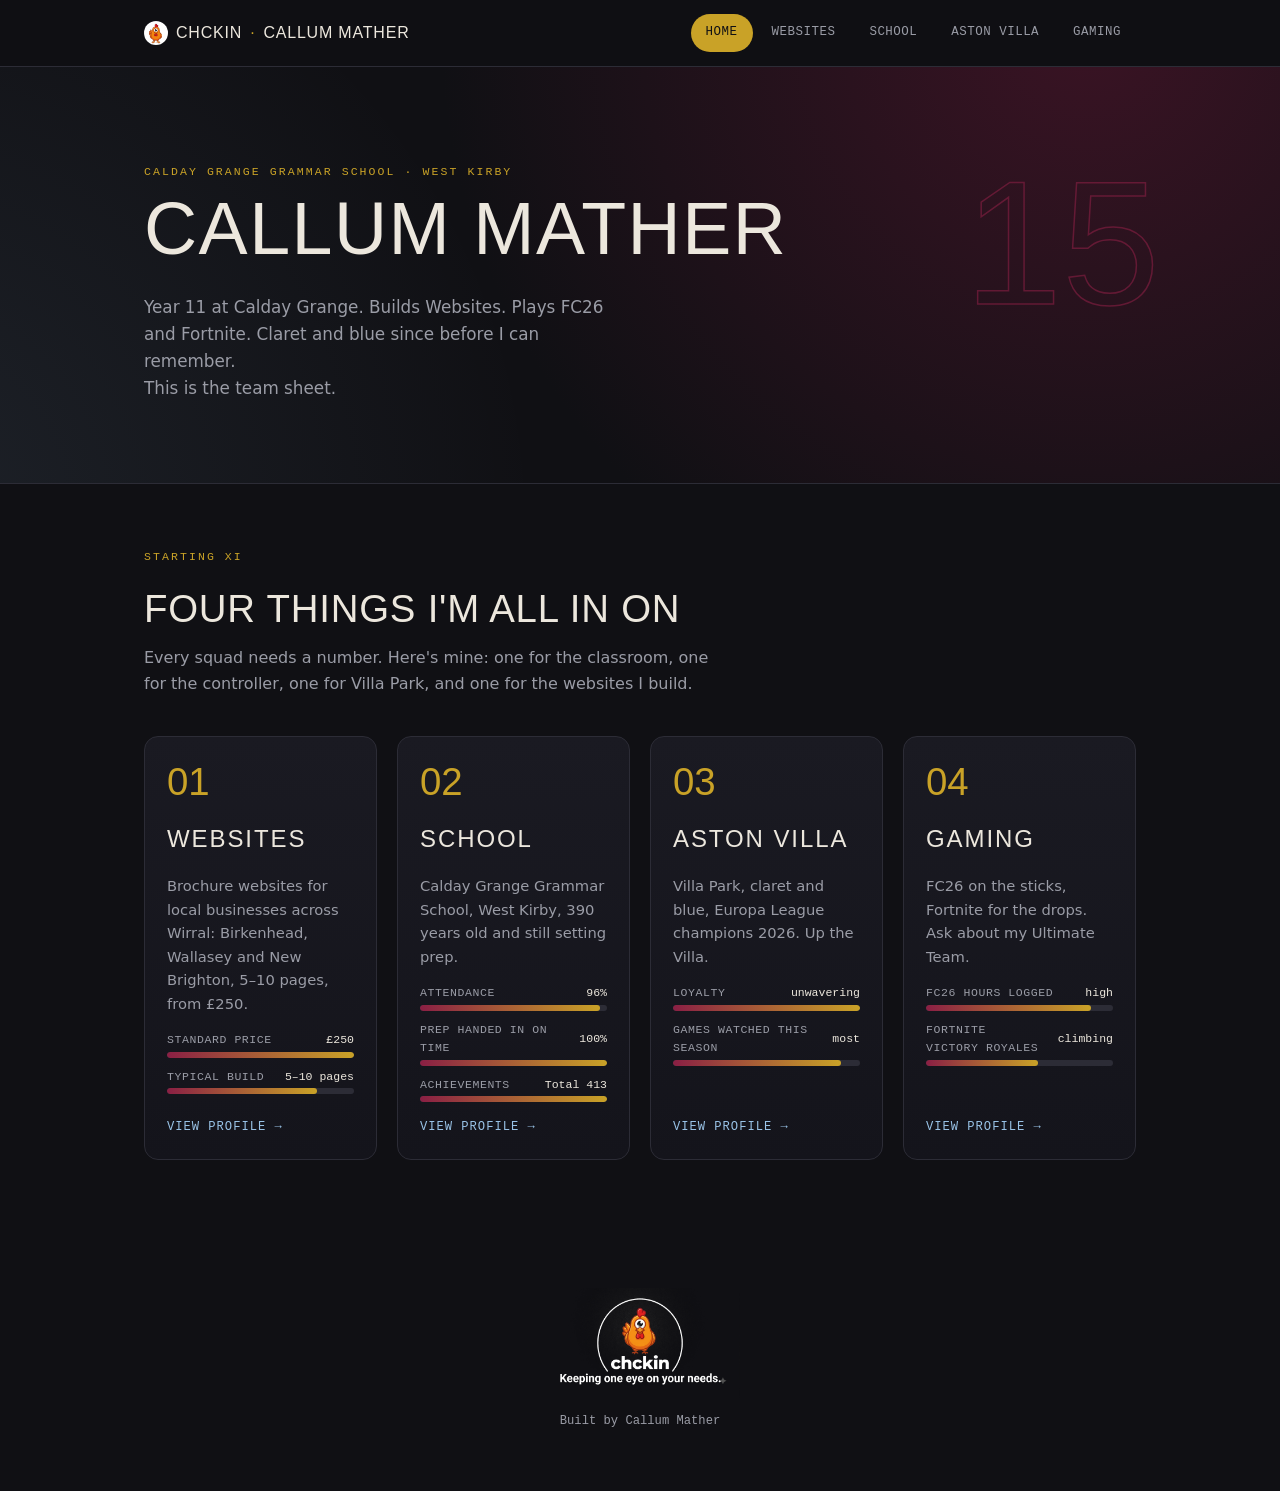
<file: index.html>
<!DOCTYPE html>
<html lang="en">
<head>
<meta charset="UTF-8">
<meta http-equiv="Content-Security-Policy" content="default-src 'self'; script-src 'self'; style-src 'self' 'unsafe-inline' https://fonts.googleapis.com; font-src https://fonts.gstatic.com; img-src 'self' data:; base-uri 'self'; form-action 'self'">
<meta name="viewport" content="width=device-width, initial-scale=1.0">
<title>Callum Mather: Chckin</title>
<meta name="description" content="Personal site: Calday Grange Grammar School, gaming (FC26 &amp; Fortnite), and Aston Villa F.C.">
<link rel="canonical" href="https://chckin.co.uk/">
<meta name="theme-color" content="#101014">
<link rel="icon" type="image/png" sizes="32x32" href="images/favicon-32.png?v=1">
<link rel="apple-touch-icon" href="images/apple-touch-icon.png?v=1">
<meta property="og:type" content="website">
<meta property="og:site_name" content="Chckin · Callum Mather">
<meta property="og:url" content="https://chckin.co.uk/">
<meta property="og:title" content="Callum Mather: Chckin">
<meta property="og:description" content="Personal site: Calday Grange Grammar School, gaming (FC26 &amp; Fortnite), and Aston Villa F.C.">
<meta property="og:image" content="https://chckin.co.uk/images/og-image.png?v=1">
<meta name="twitter:card" content="summary_large_image">
<meta name="twitter:title" content="Callum Mather: Chckin">
<meta name="twitter:description" content="Personal site: Calday Grange Grammar School, gaming (FC26 &amp; Fortnite), and Aston Villa F.C.">
<meta name="twitter:image" content="https://chckin.co.uk/images/og-image.png?v=1">
<link rel="preconnect" href="https://fonts.googleapis.com">
<link href="https://fonts.googleapis.com/css2?family=Anton&family=Space+Mono:wght@400;700&family=Work+Sans:wght@400;500;600&display=swap" rel="stylesheet">
<link rel="stylesheet" href="styles.css?v=1">
</head>
<body>

<nav class="ticket-nav">
  <div class="row">
    <a class="brand" href="index.html"><img class="brand-icon" src="images/apple-touch-icon.png?v=1" alt=""> CHCKIN <span>·</span> CALLUM MATHER</a>
    <button class="nav-toggle" aria-expanded="false" aria-controls="primary-nav" aria-label="Toggle menu">
      <span></span><span></span><span></span>
    </button>
    <ul id="primary-nav">
      <li><a class="nav-link" href="index.html">Home</a></li>
      <li><a class="nav-link" href="websites.html">Websites</a></li>
      <li><a class="nav-link" href="school.html">School</a></li>
      <li><a class="nav-link" href="villa.html">Aston Villa</a></li>
      <li><a class="nav-link" href="gaming.html">Gaming</a></li>
    </ul>
  </div>
</nav>

<header class="hero">
  <div class="container">
    <span class="hero-number">15</span>
    <p class="eyebrow">Calday Grange Grammar School · West Kirby</p>
    <h1>Callum&nbsp;Mather</h1>
    <p class="tagline">Year 11 at Calday Grange. Builds Websites. Plays FC26 and Fortnite. Claret and blue since before I can remember.<br>This is the team sheet.</p>
  </div>
</header>

<main>
  <section class="squad">
    <div class="container">
      <p class="eyebrow">Starting XI</p>
      <h2>Four things I'm all in on</h2>
      <p class="lede">Every squad needs a number. Here's mine: one for the classroom, one for the controller, one for Villa Park, and one for the websites I build.</p>

      <div class="squad-grid">

        <a class="card" href="websites.html">
          <span class="squad-no">01</span>
          <h3 class="title">Websites</h3>
          <p class="blurb">Brochure websites for local businesses across Wirral: Birkenhead, Wallasey and New Brighton, 5–10 pages, from £250.</p>
          <div class="stat-group">
            <div class="stat">
              <span class="label">Standard price</span><span class="value">£250</span>
              <div class="track"><div class="fill" data-pct="100"></div></div>
            </div>
            <div class="stat">
              <span class="label">Typical build</span><span class="value">5–10 pages</span>
              <div class="track"><div class="fill" data-pct="80"></div></div>
            </div>
          </div>
          <span class="cta">View profile</span>
        </a>

        <a class="card" href="school.html">
          <span class="squad-no">02</span>
          <h3 class="title">School</h3>
          <p class="blurb">Calday Grange Grammar School, West Kirby, 390 years old and still setting prep.</p>
          <div class="stat-group">
            <div class="stat">
              <span class="label">Attendance</span><span class="value">96%</span>
              <div class="track"><div class="fill" data-pct="96"></div></div>
            </div>
            <div class="stat">
              <span class="label">Prep handed in on time</span><span class="value">100%</span>
              <div class="track"><div class="fill" data-pct="100"></div></div>
            </div>
            <div class="stat">
              <span class="label">Achievements</span><span class="value">Total 413</span>
              <div class="track"><div class="fill" data-pct="100"></div></div>
            </div>
          </div>
          <span class="cta">View profile</span>
        </a>

        <a class="card" href="villa.html">
          <span class="squad-no">03</span>
          <h3 class="title">Aston Villa</h3>
          <p class="blurb">Villa Park, claret and blue, Europa League champions 2026. Up the Villa.</p>
          <div class="stat-group">
            <div class="stat">
              <span class="label">Loyalty</span><span class="value">unwavering</span>
              <div class="track"><div class="fill" data-pct="100"></div></div>
            </div>
            <div class="stat">
              <span class="label">Games watched this season</span><span class="value">most</span>
              <div class="track"><div class="fill" data-pct="90"></div></div>
            </div>
          </div>
          <span class="cta">View profile</span>
        </a>

        <a class="card" href="gaming.html">
          <span class="squad-no">04</span>
          <h3 class="title">Gaming</h3>
          <p class="blurb">FC26 on the sticks, Fortnite for the drops. Ask about my Ultimate Team.</p>
          <div class="stat-group">
            <div class="stat">
              <span class="label">FC26 hours logged</span><span class="value">high</span>
              <div class="track"><div class="fill" data-pct="88"></div></div>
            </div>
            <div class="stat">
              <span class="label">Fortnite Victory Royales</span><span class="value">climbing</span>
              <div class="track"><div class="fill" data-pct="60"></div></div>
            </div>
          </div>
          <span class="cta">View profile</span>
        </a>

      </div>
    </div>
  </section>
</main>

<footer>
  <div class="container">
    <img class="footer-logo" src="images/chckin-logo.png?v=1" alt="chckin: Keeping one eye on your needs.">
    <p>Built by Callum Mather</p>
  </div>
</footer>

<script src="script.js?v=1"></script>
</body>
</html>
</file>
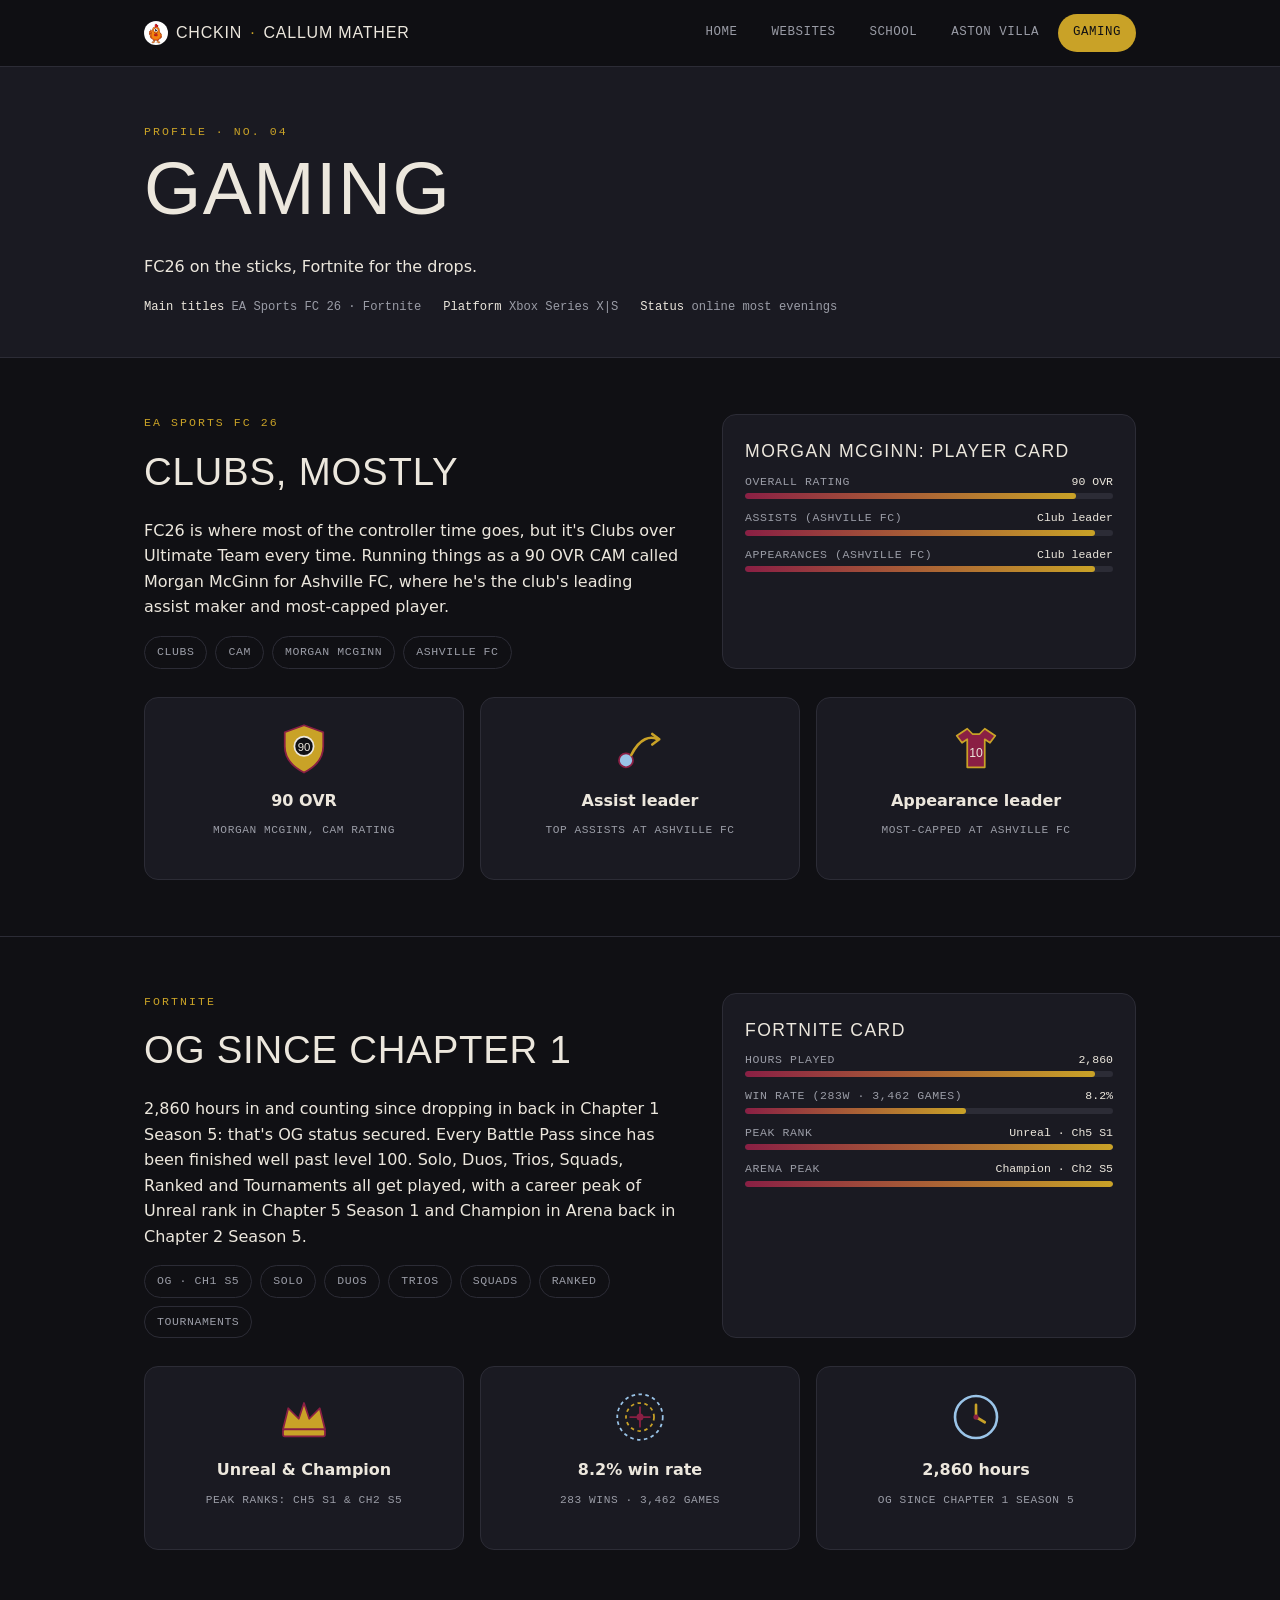
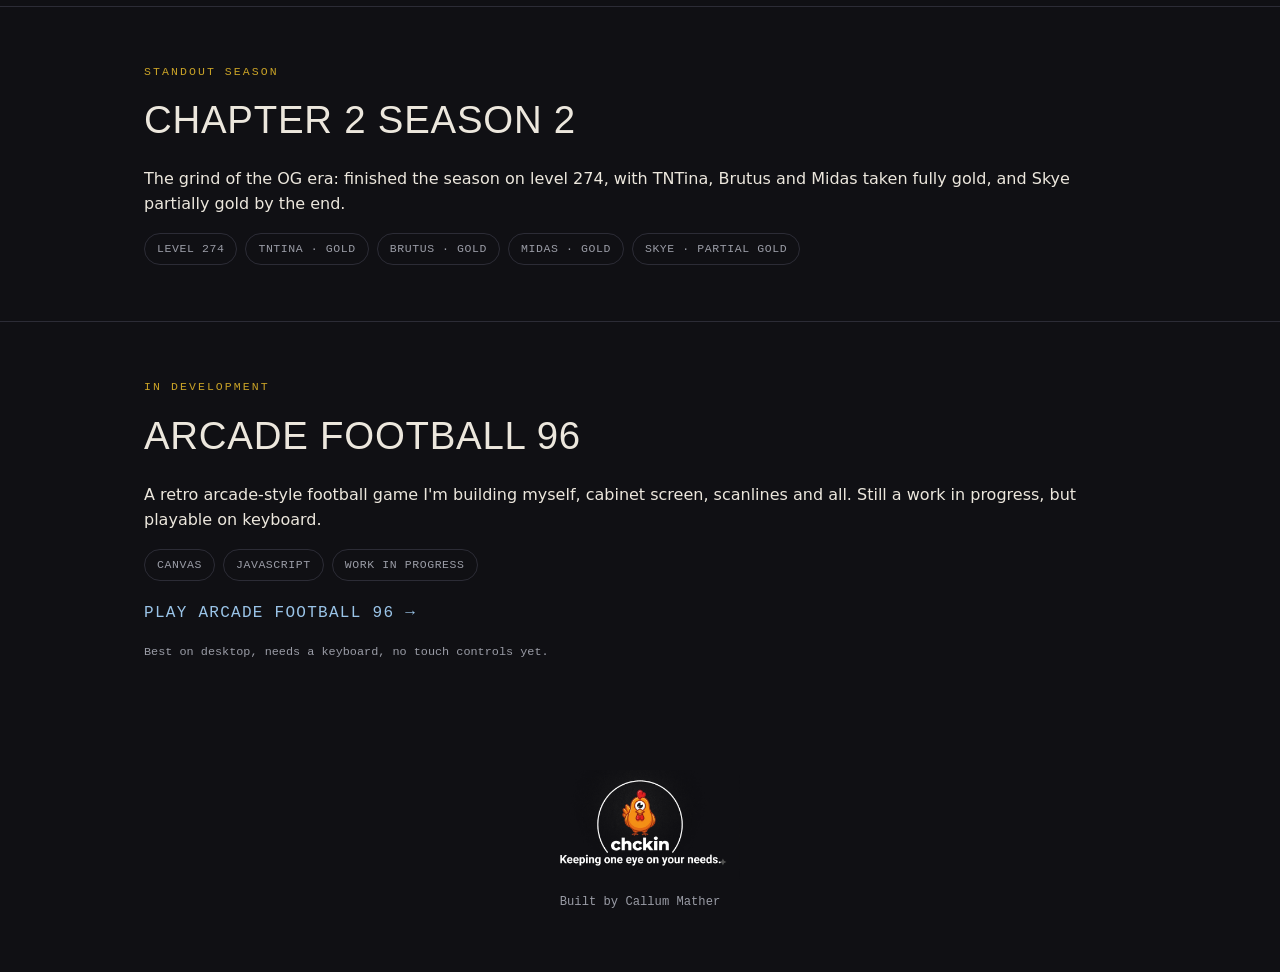
<file: gaming.html>
<!DOCTYPE html>
<html lang="en">
<head>
<meta charset="UTF-8">
<meta http-equiv="Content-Security-Policy" content="default-src 'self'; script-src 'self'; style-src 'self' 'unsafe-inline' https://fonts.googleapis.com; font-src https://fonts.gstatic.com; img-src 'self' data:; base-uri 'self'; form-action 'self'">
<meta name="viewport" content="width=device-width, initial-scale=1.0">
<title>Gaming: FC26 &amp; Fortnite</title>
<meta name="description" content="Callum Mather's gaming profile: EA Sports FC26 Clubs, Fortnite stats since Chapter 1, and Arcade Football 96, a retro football game in development.">
<link rel="canonical" href="https://chckin.co.uk/gaming">
<meta name="theme-color" content="#101014">
<link rel="icon" type="image/png" sizes="32x32" href="images/favicon-32.png?v=1">
<link rel="apple-touch-icon" href="images/apple-touch-icon.png?v=1">
<meta property="og:type" content="website">
<meta property="og:site_name" content="Chckin · Callum Mather">
<meta property="og:url" content="https://chckin.co.uk/gaming">
<meta property="og:title" content="Gaming: FC26 &amp; Fortnite">
<meta property="og:description" content="Callum Mather's gaming profile: EA Sports FC26 Clubs, Fortnite stats since Chapter 1, and Arcade Football 96, a retro football game in development.">
<meta property="og:image" content="https://chckin.co.uk/images/og-image.png?v=1">
<meta name="twitter:card" content="summary_large_image">
<meta name="twitter:title" content="Gaming: FC26 &amp; Fortnite">
<meta name="twitter:description" content="Callum Mather's gaming profile: EA Sports FC26 Clubs, Fortnite stats since Chapter 1, and Arcade Football 96, a retro football game in development.">
<meta name="twitter:image" content="https://chckin.co.uk/images/og-image.png?v=1">
<link rel="preconnect" href="https://fonts.googleapis.com">
<link href="https://fonts.googleapis.com/css2?family=Anton&family=Space+Mono:wght@400;700&family=Work+Sans:wght@400;500;600&display=swap" rel="stylesheet">
<link rel="stylesheet" href="styles.css?v=1">
</head>
<body>

<nav class="ticket-nav">
  <div class="row">
    <a class="brand" href="index.html"><img class="brand-icon" src="images/apple-touch-icon.png?v=1" alt=""> CHCKIN <span>·</span> CALLUM MATHER</a>
    <button class="nav-toggle" aria-expanded="false" aria-controls="primary-nav" aria-label="Toggle menu">
      <span></span><span></span><span></span>
    </button>
    <ul id="primary-nav">
      <li><a class="nav-link" href="index.html">Home</a></li>
      <li><a class="nav-link" href="websites.html">Websites</a></li>
      <li><a class="nav-link" href="school.html">School</a></li>
      <li><a class="nav-link" href="villa.html">Aston Villa</a></li>
      <li><a class="nav-link" href="gaming.html">Gaming</a></li>
    </ul>
  </div>
</nav>

<header class="matchday">
  <div class="container">
    <p class="eyebrow">Profile · No. 04</p>
    <h1>Gaming</h1>
    <p class="tagline">FC26 on the sticks, Fortnite for the drops.</p>
    <div class="meta-row">
      <span><strong>Main titles</strong> EA Sports FC 26 · Fortnite</span>
      <span><strong>Platform</strong> Xbox Series X|S</span>
      <span><strong>Status</strong> online most evenings</span>
    </div>
  </div>
</header>

<main>
  <section class="section">
    <div class="container two-col">
      <div>
        <p class="eyebrow">EA Sports FC 26</p>
        <h2>Clubs, mostly</h2>
        <p>FC26 is where most of the controller time goes, but it's Clubs over Ultimate Team every time. Running things as a 90 OVR CAM called Morgan McGinn for Ashville FC, where he's the club's leading assist maker and most-capped player.</p>
        <div class="pill-row">
          <span class="pill">Clubs</span>
          <span class="pill">CAM</span>
          <span class="pill">Morgan McGinn</span>
          <span class="pill">Ashville FC</span>
        </div>
      </div>
      <div class="panel">
        <h3>Morgan McGinn: player card</h3>
        <div class="stat-group">
          <div class="stat">
            <span class="label">Overall rating</span><span class="value">90 OVR</span>
            <div class="track"><div class="fill" data-pct="90"></div></div>
          </div>
          <div class="stat">
            <span class="label">Assists (Ashville FC)</span><span class="value">Club leader</span>
            <div class="track"><div class="fill" data-pct="95"></div></div>
          </div>
          <div class="stat">
            <span class="label">Appearances (Ashville FC)</span><span class="value">Club leader</span>
            <div class="track"><div class="fill" data-pct="95"></div></div>
          </div>
        </div>
      </div>
    </div>

    <div class="container media-row">
      <div class="media-card">
        <svg viewBox="0 0 64 64" xmlns="http://www.w3.org/2000/svg">
          <path d="M32 6 L54 14 V30 C54 44 44 54 32 60 C20 54 10 44 10 30 V14 Z" fill="var(--gold)" stroke="var(--claret-2)" stroke-width="2" stroke-linejoin="round"/>
          <circle cx="32" cy="30" r="11" fill="var(--ink)" stroke="var(--paper)" stroke-width="2"/>
          <text x="32" y="35" font-family="var(--display)" font-size="13" fill="var(--paper)" text-anchor="middle">90</text>
        </svg>
        <p class="cap"><strong>90 OVR</strong><span>Morgan McGinn, CAM rating</span></p>
      </div>
      <div class="media-card">
        <svg viewBox="0 0 64 64" xmlns="http://www.w3.org/2000/svg">
          <circle cx="16" cy="46" r="8" fill="var(--sky)" stroke="var(--claret-2)" stroke-width="2"/>
          <path d="M22 40 C32 20 44 18 52 22" stroke="var(--gold)" stroke-width="3" fill="none" stroke-linecap="round"/>
          <path d="M46 16 L54 22 L46 28" stroke="var(--gold)" stroke-width="3" fill="none" stroke-linecap="round" stroke-linejoin="round"/>
        </svg>
        <p class="cap"><strong>Assist leader</strong><span>Top assists at Ashville FC</span></p>
      </div>
      <div class="media-card">
        <svg viewBox="0 0 64 64" xmlns="http://www.w3.org/2000/svg">
          <path d="M22 10 L10 18 L16 26 L22 22 V54 H42 V22 L48 26 L54 18 L42 10 L36 16 H28 Z" fill="var(--claret-2)" stroke="var(--gold)" stroke-width="2" stroke-linejoin="round"/>
          <text x="32" y="42" font-family="var(--display)" font-size="14" fill="var(--paper)" text-anchor="middle">10</text>
        </svg>
        <p class="cap"><strong>Appearance leader</strong><span>Most-capped at Ashville FC</span></p>
      </div>
    </div>
  </section>

  <section class="section">
    <div class="container two-col">
      <div>
        <p class="eyebrow">Fortnite</p>
        <h2>OG since Chapter 1</h2>
        <p>2,860 hours in and counting since dropping in back in Chapter 1 Season 5: that's OG status secured. Every Battle Pass since has been finished well past level 100. Solo, Duos, Trios, Squads, Ranked and Tournaments all get played, with a career peak of Unreal rank in Chapter 5 Season 1 and Champion in Arena back in Chapter 2 Season 5.</p>
        <div class="pill-row">
          <span class="pill">OG · Ch1 S5</span>
          <span class="pill">Solo</span>
          <span class="pill">Duos</span>
          <span class="pill">Trios</span>
          <span class="pill">Squads</span>
          <span class="pill">Ranked</span>
          <span class="pill">Tournaments</span>
        </div>
      </div>
      <div class="panel">
        <h3>Fortnite card</h3>
        <div class="stat-group">
          <div class="stat">
            <span class="label">Hours played</span><span class="value">2,860</span>
            <div class="track"><div class="fill" data-pct="95"></div></div>
          </div>
          <div class="stat">
            <span class="label">Win rate (283W · 3,462 games)</span><span class="value">8.2%</span>
            <div class="track"><div class="fill" data-pct="60"></div></div>
          </div>
          <div class="stat">
            <span class="label">Peak rank</span><span class="value">Unreal · Ch5 S1</span>
            <div class="track"><div class="fill" data-pct="100"></div></div>
          </div>
          <div class="stat">
            <span class="label">Arena peak</span><span class="value">Champion · Ch2 S5</span>
            <div class="track"><div class="fill" data-pct="100"></div></div>
          </div>
        </div>
      </div>
    </div>

    <div class="container media-row">
      <div class="media-card">
        <svg viewBox="0 0 64 64" xmlns="http://www.w3.org/2000/svg">
          <path d="M8 46 L14 22 L26 34 L32 16 L38 34 L50 22 L56 46 Z" fill="var(--gold)" stroke="var(--claret-2)" stroke-width="2" stroke-linejoin="round"/>
          <rect x="8" y="46" width="48" height="8" rx="2" fill="var(--gold)" stroke="var(--claret-2)" stroke-width="2"/>
        </svg>
        <p class="cap"><strong>Unreal &amp; Champion</strong><span>Peak ranks: Ch5 S1 &amp; Ch2 S5</span></p>
      </div>
      <div class="media-card">
        <svg viewBox="0 0 64 64" xmlns="http://www.w3.org/2000/svg">
          <circle cx="32" cy="32" r="26" fill="none" stroke="var(--sky)" stroke-width="2" stroke-dasharray="4 4"/>
          <circle cx="32" cy="32" r="16" fill="none" stroke="var(--gold)" stroke-width="2" stroke-dasharray="4 4"/>
          <path d="M32 20 L32 44 M20 32 L44 32" stroke="var(--claret-2)" stroke-width="2"/>
          <circle cx="32" cy="32" r="4" fill="var(--claret-2)"/>
        </svg>
        <p class="cap"><strong>8.2% win rate</strong><span>283 wins · 3,462 games</span></p>
      </div>
      <div class="media-card">
        <svg viewBox="0 0 64 64" xmlns="http://www.w3.org/2000/svg">
          <circle cx="32" cy="32" r="24" fill="none" stroke="var(--sky)" stroke-width="3"/>
          <path d="M32 18 V32 L42 38" stroke="var(--gold)" stroke-width="3" fill="none" stroke-linecap="round" stroke-linejoin="round"/>
          <circle cx="32" cy="32" r="3" fill="var(--claret-2)"/>
        </svg>
        <p class="cap"><strong>2,860 hours</strong><span>OG since Chapter 1 Season 5</span></p>
      </div>
    </div>
  </section>

  <section class="section">
    <div class="container">
      <p class="eyebrow">Standout season</p>
      <h2>Chapter 2 Season 2</h2>
      <p>The grind of the OG era: finished the season on level 274, with TNTina, Brutus and Midas taken fully gold, and Skye partially gold by the end.</p>
      <div class="pill-row">
        <span class="pill">Level 274</span>
        <span class="pill">TNTina · Gold</span>
        <span class="pill">Brutus · Gold</span>
        <span class="pill">Midas · Gold</span>
        <span class="pill">Skye · Partial Gold</span>
      </div>
    </div>
  </section>

  <section class="section">
    <div class="container">
      <p class="eyebrow">In development</p>
      <h2>Arcade Football 96</h2>
      <p>A retro arcade-style football game I'm building myself, cabinet screen, scanlines and all. Still a work in progress, but playable on keyboard.</p>
      <div class="pill-row">
        <span class="pill">Canvas</span>
        <span class="pill">JavaScript</span>
        <span class="pill">Work in progress</span>
      </div>
      <p style="margin-top:18px;"><a class="cta" href="arcade-football/arcade-football.html" style="font-family:var(--mono); text-transform:uppercase; letter-spacing:0.08em; color:var(--sky); text-decoration:none;">Play Arcade Football 96 →</a></p>
      <p class="stub-note" style="margin-top:10px; color:var(--mist); font-family:var(--mono); font-size:0.74rem;">Best on desktop, needs a keyboard, no touch controls yet.</p>
    </div>
  </section>
</main>

<footer>
  <div class="container">
    <img class="footer-logo" src="images/chckin-logo.png?v=1" alt="chckin: Keeping one eye on your needs.">
    <p>Built by Callum Mather</p>
  </div>
</footer>

<script src="script.js?v=1"></script>
</body>
</html>
</file>
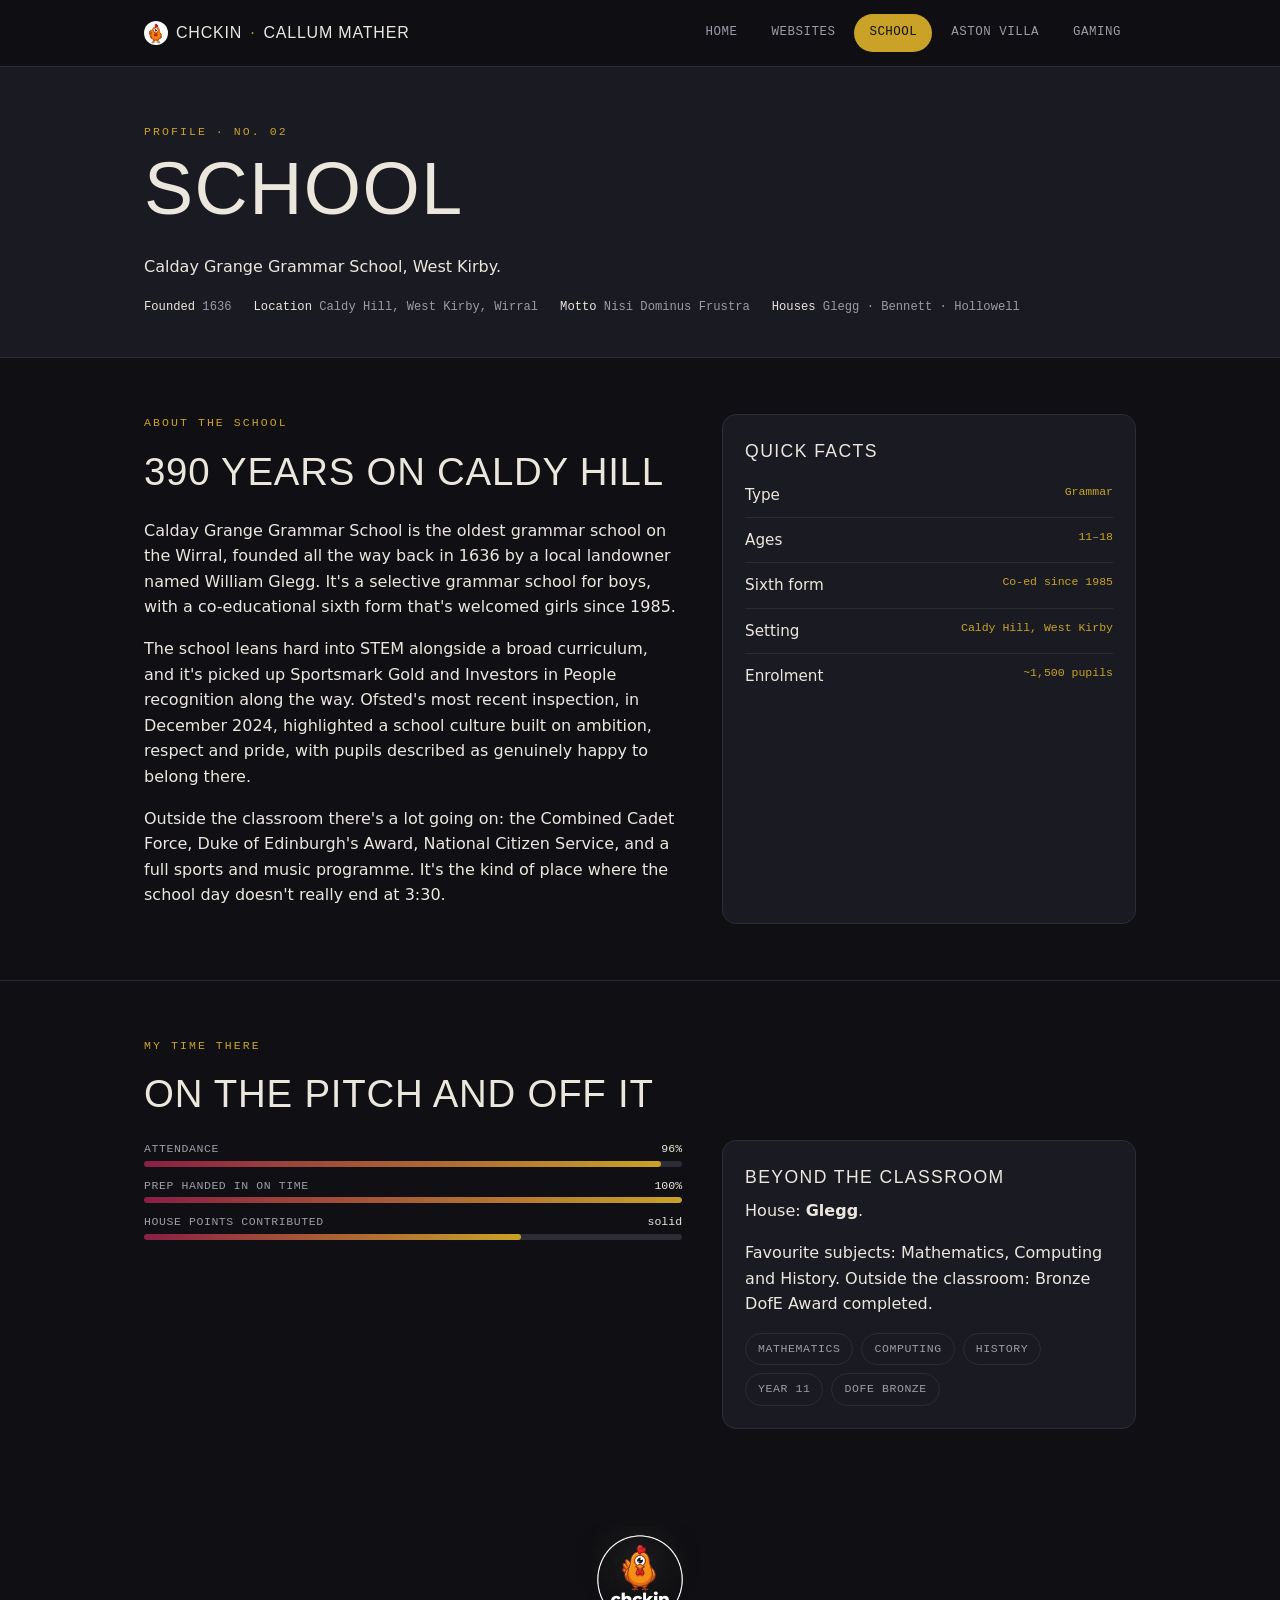
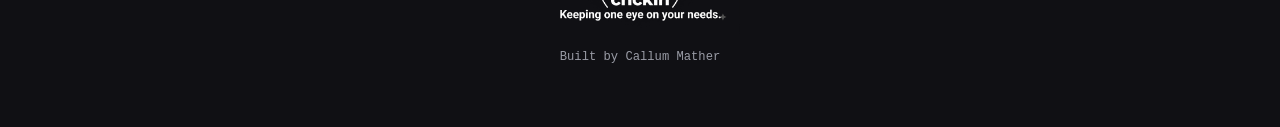
<file: school.html>
<!DOCTYPE html>
<html lang="en">
<head>
<meta charset="UTF-8">
<meta http-equiv="Content-Security-Policy" content="default-src 'self'; script-src 'self'; style-src 'self' 'unsafe-inline' https://fonts.googleapis.com; font-src https://fonts.gstatic.com; img-src 'self' data:; base-uri 'self'; form-action 'self'">
<meta name="viewport" content="width=device-width, initial-scale=1.0">
<title>School: Calday Grange Grammar School</title>
<meta name="description" content="Calday Grange Grammar School, West Kirby: 390 years of history, house Glegg, and Callum Mather's time on the pitch and off it.">
<link rel="canonical" href="https://chckin.co.uk/school">
<meta name="theme-color" content="#101014">
<link rel="icon" type="image/png" sizes="32x32" href="images/favicon-32.png?v=1">
<link rel="apple-touch-icon" href="images/apple-touch-icon.png?v=1">
<meta property="og:type" content="website">
<meta property="og:site_name" content="Chckin · Callum Mather">
<meta property="og:url" content="https://chckin.co.uk/school">
<meta property="og:title" content="School: Calday Grange Grammar School">
<meta property="og:description" content="Calday Grange Grammar School, West Kirby: 390 years of history, house Glegg, and Callum Mather's time on the pitch and off it.">
<meta property="og:image" content="https://chckin.co.uk/images/og-image.png?v=1">
<meta name="twitter:card" content="summary_large_image">
<meta name="twitter:title" content="School: Calday Grange Grammar School">
<meta name="twitter:description" content="Calday Grange Grammar School, West Kirby: 390 years of history, house Glegg, and Callum Mather's time on the pitch and off it.">
<meta name="twitter:image" content="https://chckin.co.uk/images/og-image.png?v=1">
<link rel="preconnect" href="https://fonts.googleapis.com">
<link href="https://fonts.googleapis.com/css2?family=Anton&family=Space+Mono:wght@400;700&family=Work+Sans:wght@400;500;600&display=swap" rel="stylesheet">
<link rel="stylesheet" href="styles.css?v=1">
</head>
<body>

<nav class="ticket-nav">
  <div class="row">
    <a class="brand" href="index.html"><img class="brand-icon" src="images/apple-touch-icon.png?v=1" alt=""> CHCKIN <span>·</span> CALLUM MATHER</a>
    <button class="nav-toggle" aria-expanded="false" aria-controls="primary-nav" aria-label="Toggle menu">
      <span></span><span></span><span></span>
    </button>
    <ul id="primary-nav">
      <li><a class="nav-link" href="index.html">Home</a></li>
      <li><a class="nav-link" href="websites.html">Websites</a></li>
      <li><a class="nav-link" href="school.html">School</a></li>
      <li><a class="nav-link" href="villa.html">Aston Villa</a></li>
      <li><a class="nav-link" href="gaming.html">Gaming</a></li>
    </ul>
  </div>
</nav>

<header class="matchday">
  <div class="container">
    <p class="eyebrow">Profile · No. 02</p>
    <h1>School</h1>
    <p class="tagline">Calday Grange Grammar School, West Kirby.</p>
    <div class="meta-row">
      <span><strong>Founded</strong> 1636</span>
      <span><strong>Location</strong> Caldy Hill, West Kirby, Wirral</span>
      <span><strong>Motto</strong> Nisi Dominus Frustra</span>
      <span><strong>Houses</strong> Glegg · Bennett · Hollowell</span>
    </div>
  </div>
</header>

<main>
  <section class="section">
    <div class="container two-col">
      <div>
        <p class="eyebrow">About the school</p>
        <h2>390 years on Caldy Hill</h2>
        <p>Calday Grange Grammar School is the oldest grammar school on the Wirral, founded all the way back in 1636 by a local landowner named William Glegg. It's a selective grammar school for boys, with a co-educational sixth form that's welcomed girls since 1985.</p>
        <p>The school leans hard into STEM alongside a broad curriculum, and it's picked up Sportsmark Gold and Investors in People recognition along the way. Ofsted's most recent inspection, in December 2024, highlighted a school culture built on ambition, respect and pride, with pupils described as genuinely happy to belong there.</p>
        <p>Outside the classroom there's a lot going on: the Combined Cadet Force, Duke of Edinburgh's Award, National Citizen Service, and a full sports and music programme. It's the kind of place where the school day doesn't really end at 3:30.</p>
      </div>
      <div class="panel">
        <h3>Quick facts</h3>
        <ul class="plain">
          <li>Type <span class="tag">Grammar</span></li>
          <li>Ages <span class="tag">11–18</span></li>
          <li>Sixth form <span class="tag">Co-ed since 1985</span></li>
          <li>Setting <span class="tag">Caldy Hill, West Kirby</span></li>
          <li>Enrolment <span class="tag">~1,500 pupils</span></li>
        </ul>
      </div>
    </div>
  </section>

  <section class="section">
    <div class="container">
      <p class="eyebrow">My time there</p>
      <h2>On the pitch and off it</h2>
      <div class="two-col">
        <div class="stat-group">
          <div class="stat">
            <span class="label">Attendance</span><span class="value">96%</span>
            <div class="track"><div class="fill" data-pct="96"></div></div>
          </div>
          <div class="stat">
            <span class="label">Prep handed in on time</span><span class="value">100%</span>
            <div class="track"><div class="fill" data-pct="100"></div></div>
          </div>
          <div class="stat">
            <span class="label">House points contributed</span><span class="value">solid</span>
            <div class="track"><div class="fill" data-pct="70"></div></div>
          </div>
        </div>
        <div class="panel">
          <h3>Beyond the classroom</h3>
          <p>House: <strong>Glegg</strong>.</p>
          <p>Favourite subjects: Mathematics, Computing and History. Outside the classroom: Bronze DofE Award completed.</p>
          <div class="pill-row">
            <span class="pill">Mathematics</span>
            <span class="pill">Computing</span>
            <span class="pill">History</span>
            <span class="pill">Year 11</span>
            <span class="pill">DofE Bronze</span>
          </div>
        </div>
      </div>
    </div>
  </section>
</main>

<footer>
  <div class="container">
    <img class="footer-logo" src="images/chckin-logo.png?v=1" alt="chckin: Keeping one eye on your needs.">
    <p>Built by Callum Mather</p>
  </div>
</footer>

<script src="script.js?v=1"></script>
</body>
</html>
</file>
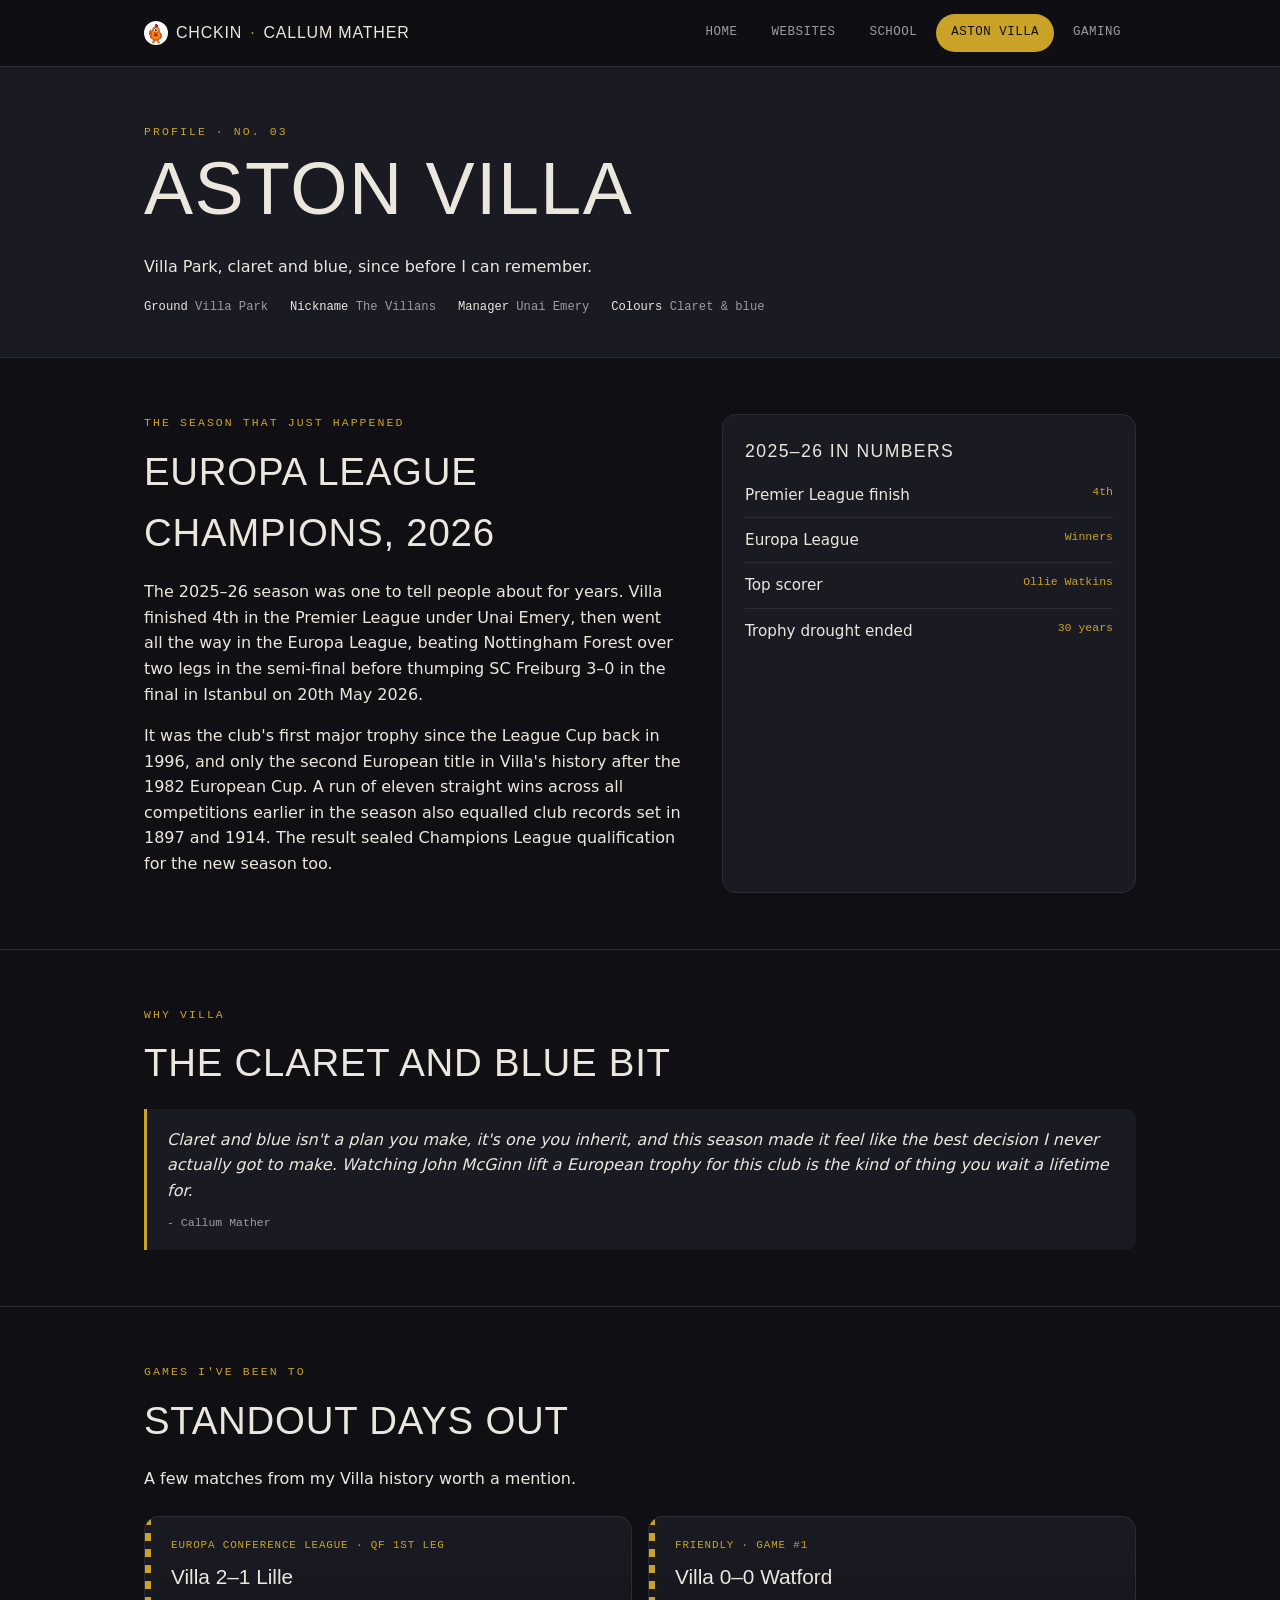
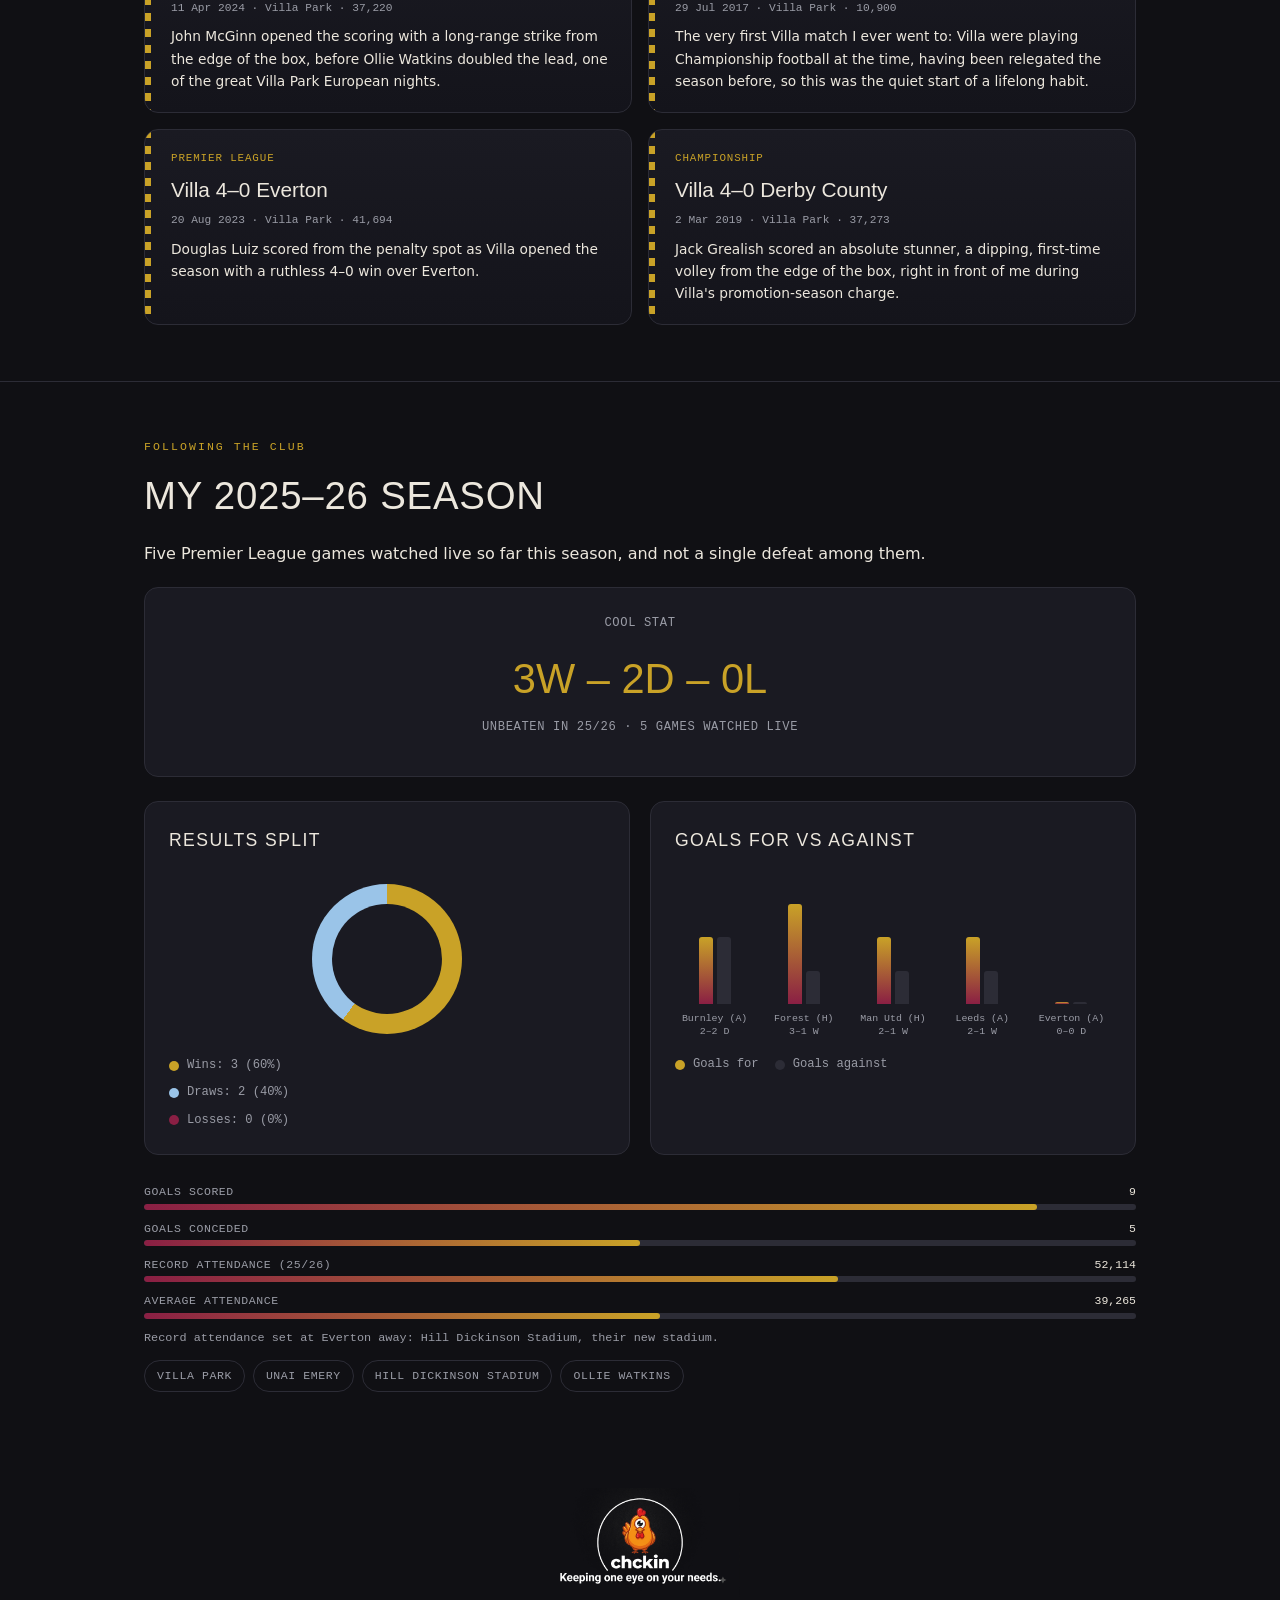
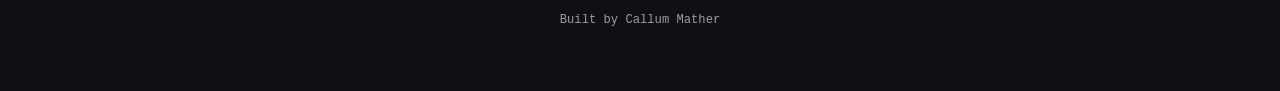
<file: villa.html>
<!DOCTYPE html>
<html lang="en">
<head>
<meta charset="UTF-8">
<meta http-equiv="Content-Security-Policy" content="default-src 'self'; script-src 'self'; style-src 'self' 'unsafe-inline' https://fonts.googleapis.com; font-src https://fonts.gstatic.com; img-src 'self' data:; base-uri 'self'; form-action 'self'">
<meta name="viewport" content="width=device-width, initial-scale=1.0">
<title>Aston Villa F.C.: Up the Villa</title>
<meta name="description" content="Aston Villa F.C.: claret and blue since before I can remember. Europa League champions 2026, match highlights, and Callum Mather's 2025-26 season stats.">
<link rel="canonical" href="https://chckin.co.uk/villa">
<meta name="theme-color" content="#101014">
<link rel="icon" type="image/png" sizes="32x32" href="images/favicon-32.png?v=1">
<link rel="apple-touch-icon" href="images/apple-touch-icon.png?v=1">
<meta property="og:type" content="website">
<meta property="og:site_name" content="Chckin · Callum Mather">
<meta property="og:url" content="https://chckin.co.uk/villa">
<meta property="og:title" content="Aston Villa F.C.: Up the Villa">
<meta property="og:description" content="Aston Villa F.C.: claret and blue since before I can remember. Europa League champions 2026, match highlights, and Callum Mather's 2025-26 season stats.">
<meta property="og:image" content="https://chckin.co.uk/images/og-image.png?v=1">
<meta name="twitter:card" content="summary_large_image">
<meta name="twitter:title" content="Aston Villa F.C.: Up the Villa">
<meta name="twitter:description" content="Aston Villa F.C.: claret and blue since before I can remember. Europa League champions 2026, match highlights, and Callum Mather's 2025-26 season stats.">
<meta name="twitter:image" content="https://chckin.co.uk/images/og-image.png?v=1">
<link rel="preconnect" href="https://fonts.googleapis.com">
<link href="https://fonts.googleapis.com/css2?family=Anton&family=Space+Mono:wght@400;700&family=Work+Sans:wght@400;500;600&display=swap" rel="stylesheet">
<link rel="stylesheet" href="styles.css?v=1">
</head>
<body>

<nav class="ticket-nav">
  <div class="row">
    <a class="brand" href="index.html"><img class="brand-icon" src="images/apple-touch-icon.png?v=1" alt=""> CHCKIN <span>·</span> CALLUM MATHER</a>
    <button class="nav-toggle" aria-expanded="false" aria-controls="primary-nav" aria-label="Toggle menu">
      <span></span><span></span><span></span>
    </button>
    <ul id="primary-nav">
      <li><a class="nav-link" href="index.html">Home</a></li>
      <li><a class="nav-link" href="websites.html">Websites</a></li>
      <li><a class="nav-link" href="school.html">School</a></li>
      <li><a class="nav-link" href="villa.html">Aston Villa</a></li>
      <li><a class="nav-link" href="gaming.html">Gaming</a></li>
    </ul>
  </div>
</nav>

<header class="matchday">
  <div class="container">
    <p class="eyebrow">Profile · No. 03</p>
    <h1>Aston Villa</h1>
    <p class="tagline">Villa Park, claret and blue, since before I can remember.</p>
    <div class="meta-row">
      <span><strong>Ground</strong> Villa Park</span>
      <span><strong>Nickname</strong> The Villans</span>
      <span><strong>Manager</strong> Unai Emery</span>
      <span><strong>Colours</strong> Claret &amp; blue</span>
    </div>
  </div>
</header>

<main>
  <section class="section">
    <div class="container two-col">
      <div>
        <p class="eyebrow">The season that just happened</p>
        <h2>Europa League champions, 2026</h2>
        <p>The 2025–26 season was one to tell people about for years. Villa finished 4th in the Premier League under Unai Emery, then went all the way in the Europa League, beating Nottingham Forest over two legs in the semi-final before thumping SC Freiburg 3–0 in the final in Istanbul on 20th May 2026.</p>
        <p>It was the club's first major trophy since the League Cup back in 1996, and only the second European title in Villa's history after the 1982 European Cup. A run of eleven straight wins across all competitions earlier in the season also equalled club records set in 1897 and 1914. The result sealed Champions League qualification for the new season too.</p>
      </div>
      <div class="panel">
        <h3>2025–26 in numbers</h3>
        <ul class="plain">
          <li>Premier League finish <span class="tag">4th</span></li>
          <li>Europa League <span class="tag">Winners</span></li>
          <li>Top scorer <span class="tag">Ollie Watkins</span></li>
          <li>Trophy drought ended <span class="tag">30 years</span></li>
        </ul>
      </div>
    </div>
  </section>

  <section class="section">
    <div class="container">
      <p class="eyebrow">Why Villa</p>
      <h2>The claret and blue bit</h2>
      <blockquote>
        Claret and blue isn't a plan you make, it's one you inherit, and this season made it feel like the best decision I never actually got to make. Watching John McGinn lift a European trophy for this club is the kind of thing you wait a lifetime for.
        <cite>- Callum Mather</cite>
      </blockquote>
    </div>
  </section>

  <section class="section">
    <div class="container">
      <p class="eyebrow">Games I've been to</p>
      <h2>Standout days out</h2>
      <p>A few matches from my Villa history worth a mention.</p>
      <div class="stub-grid">
        <div class="stub">
          <p class="stub-comp">Europa Conference League · QF 1st Leg</p>
          <p class="stub-score">Villa 2–1 Lille</p>
          <p class="stub-meta">11 Apr 2024 · Villa Park · 37,220</p>
          <p class="stub-note">John McGinn opened the scoring with a long-range strike from the edge of the box, before Ollie Watkins doubled the lead, one of the great Villa Park European nights.</p>
        </div>
        <div class="stub">
          <p class="stub-comp">Friendly · Game #1</p>
          <p class="stub-score">Villa 0–0 Watford</p>
          <p class="stub-meta">29 Jul 2017 · Villa Park · 10,900</p>
          <p class="stub-note">The very first Villa match I ever went to: Villa were playing Championship football at the time, having been relegated the season before, so this was the quiet start of a lifelong habit.</p>
        </div>
        <div class="stub">
          <p class="stub-comp">Premier League</p>
          <p class="stub-score">Villa 4–0 Everton</p>
          <p class="stub-meta">20 Aug 2023 · Villa Park · 41,694</p>
          <p class="stub-note">Douglas Luiz scored from the penalty spot as Villa opened the season with a ruthless 4–0 win over Everton.</p>
        </div>
        <div class="stub">
          <p class="stub-comp">Championship</p>
          <p class="stub-score">Villa 4–0 Derby County</p>
          <p class="stub-meta">2 Mar 2019 · Villa Park · 37,273</p>
          <p class="stub-note">Jack Grealish scored an absolute stunner, a dipping, first-time volley from the edge of the box, right in front of me during Villa's promotion-season charge.</p>
        </div>
      </div>
    </div>
  </section>

  <section class="section">
    <div class="container">
      <p class="eyebrow">Following the club</p>
      <h2>My 2025–26 season</h2>
      <p>Five Premier League games watched live so far this season, and not a single defeat among them.</p>

      <div class="stat-banner">
        <p class="small">Cool stat</p>
        <p class="big">3W – 2D – 0L</p>
        <p class="small">Unbeaten in 25/26 · 5 games watched live</p>
      </div>

      <div class="chart-row">
        <div class="chart-panel">
          <h3>Results split</h3>
          <div class="chart-body">
          <div class="pie" style="background: conic-gradient(var(--gold) 0% 60%, var(--sky) 60% 100%);"></div>
          <ul class="chart-legend">
            <li><span class="swatch-dot" style="background:var(--gold)"></span>Wins: 3 (60%)</li>
            <li><span class="swatch-dot" style="background:var(--sky)"></span>Draws: 2 (40%)</li>
            <li><span class="swatch-dot" style="background:var(--claret-2)"></span>Losses: 0 (0%)</li>
          </ul>
          </div>
        </div>
        <div class="chart-panel">
          <h3>Goals for vs against</h3>
          <div class="chart-body">
          <div class="bar-chart">
            <div class="bar-group">
              <div class="bars">
                <div class="bar gf" style="height:67px"></div>
                <div class="bar ga" style="height:67px"></div>
              </div>
              <span class="bar-label">Burnley (A)<br>2–2 D</span>
            </div>
            <div class="bar-group">
              <div class="bars">
                <div class="bar gf" style="height:100px"></div>
                <div class="bar ga" style="height:33px"></div>
              </div>
              <span class="bar-label">Forest (H)<br>3–1 W</span>
            </div>
            <div class="bar-group">
              <div class="bars">
                <div class="bar gf" style="height:67px"></div>
                <div class="bar ga" style="height:33px"></div>
              </div>
              <span class="bar-label">Man Utd (H)<br>2–1 W</span>
            </div>
            <div class="bar-group">
              <div class="bars">
                <div class="bar gf" style="height:67px"></div>
                <div class="bar ga" style="height:33px"></div>
              </div>
              <span class="bar-label">Leeds (A)<br>2–1 W</span>
            </div>
            <div class="bar-group">
              <div class="bars">
                <div class="bar gf" style="height:2px"></div>
                <div class="bar ga" style="height:2px"></div>
              </div>
              <span class="bar-label">Everton (A)<br>0–0 D</span>
            </div>
          </div>
          <ul class="chart-legend row">
            <li><span class="swatch-dot" style="background:var(--gold)"></span>Goals for</li>
            <li><span class="swatch-dot" style="background:var(--line)"></span>Goals against</li>
          </ul>
          </div>
        </div>
      </div>

      <div class="stat-group" style="margin-top:28px;">
        <div class="stat">
          <span class="label">Goals scored</span><span class="value">9</span>
          <div class="track"><div class="fill" data-pct="90"></div></div>
        </div>
        <div class="stat">
          <span class="label">Goals conceded</span><span class="value">5</span>
          <div class="track"><div class="fill" data-pct="50"></div></div>
        </div>
        <div class="stat">
          <span class="label">Record attendance (25/26)</span><span class="value">52,114</span>
          <div class="track"><div class="fill" data-pct="70"></div></div>
        </div>
        <div class="stat">
          <span class="label">Average attendance</span><span class="value">39,265</span>
          <div class="track"><div class="fill" data-pct="52"></div></div>
        </div>
      </div>
      <p class="stub-note" style="margin-top:10px; color:var(--mist); font-family:var(--mono); font-size:0.74rem;">Record attendance set at Everton away: Hill Dickinson Stadium, their new stadium.</p>

      <div class="pill-row">
        <span class="pill">Villa Park</span>
        <span class="pill">Unai Emery</span>
        <span class="pill">Hill Dickinson Stadium</span>
        <span class="pill">Ollie Watkins</span>
      </div>
    </div>
  </section>
</main>

<footer>
  <div class="container">
    <img class="footer-logo" src="images/chckin-logo.png?v=1" alt="chckin: Keeping one eye on your needs.">
    <p>Built by Callum Mather</p>
  </div>
</footer>

<script src="script.js?v=1"></script>
</body>
</html>
</file>
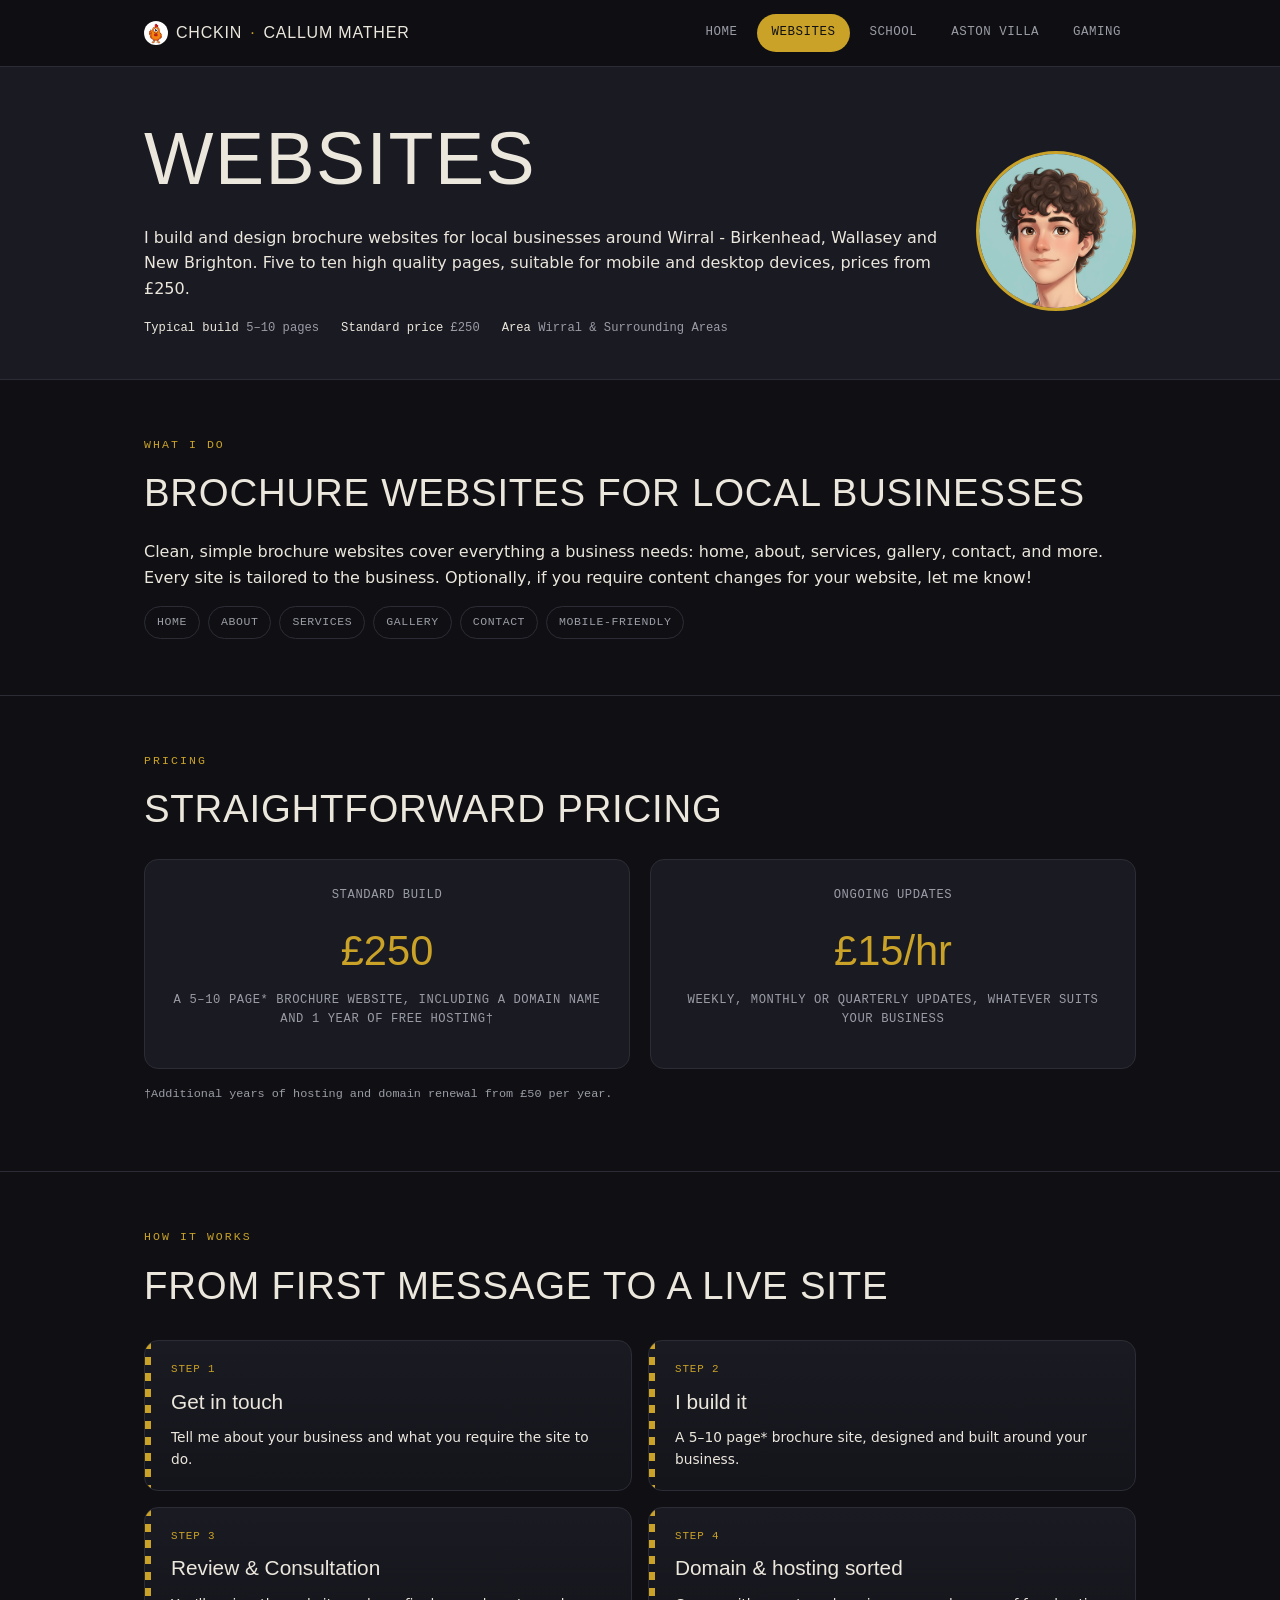
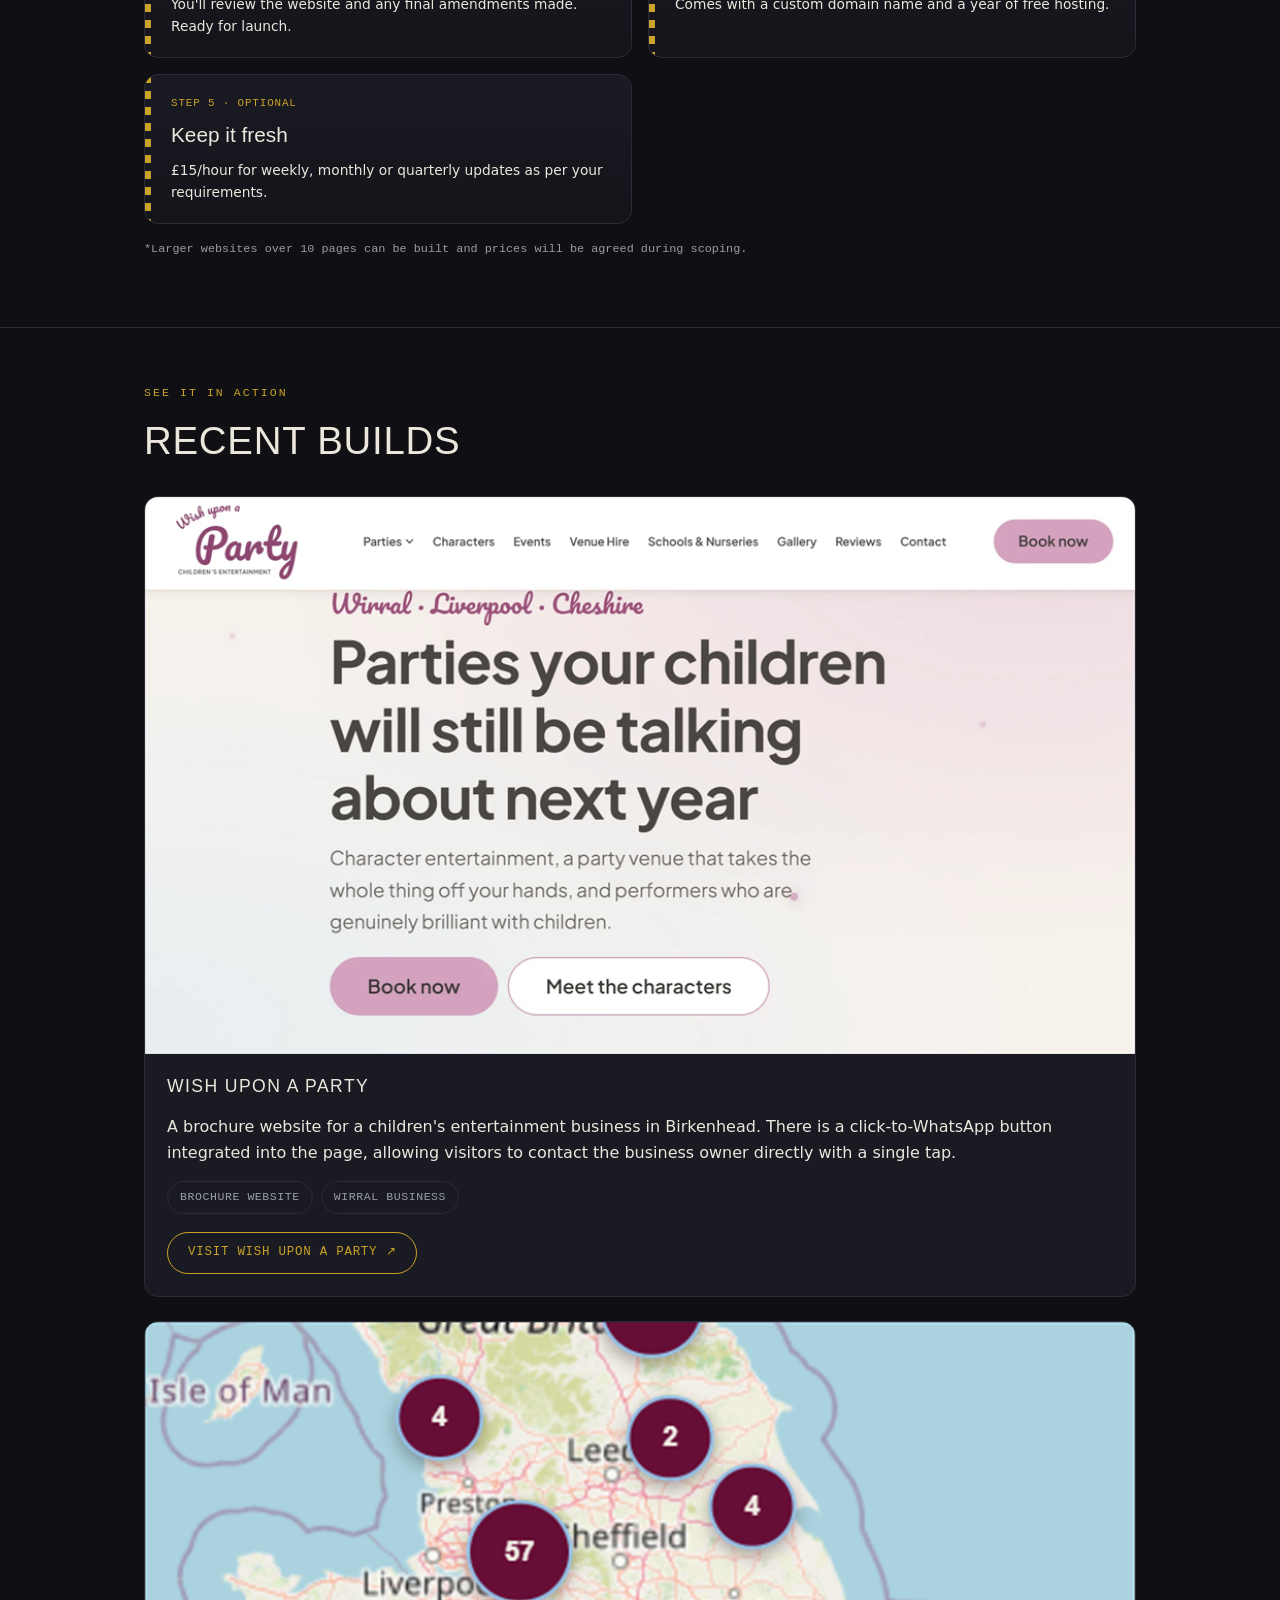
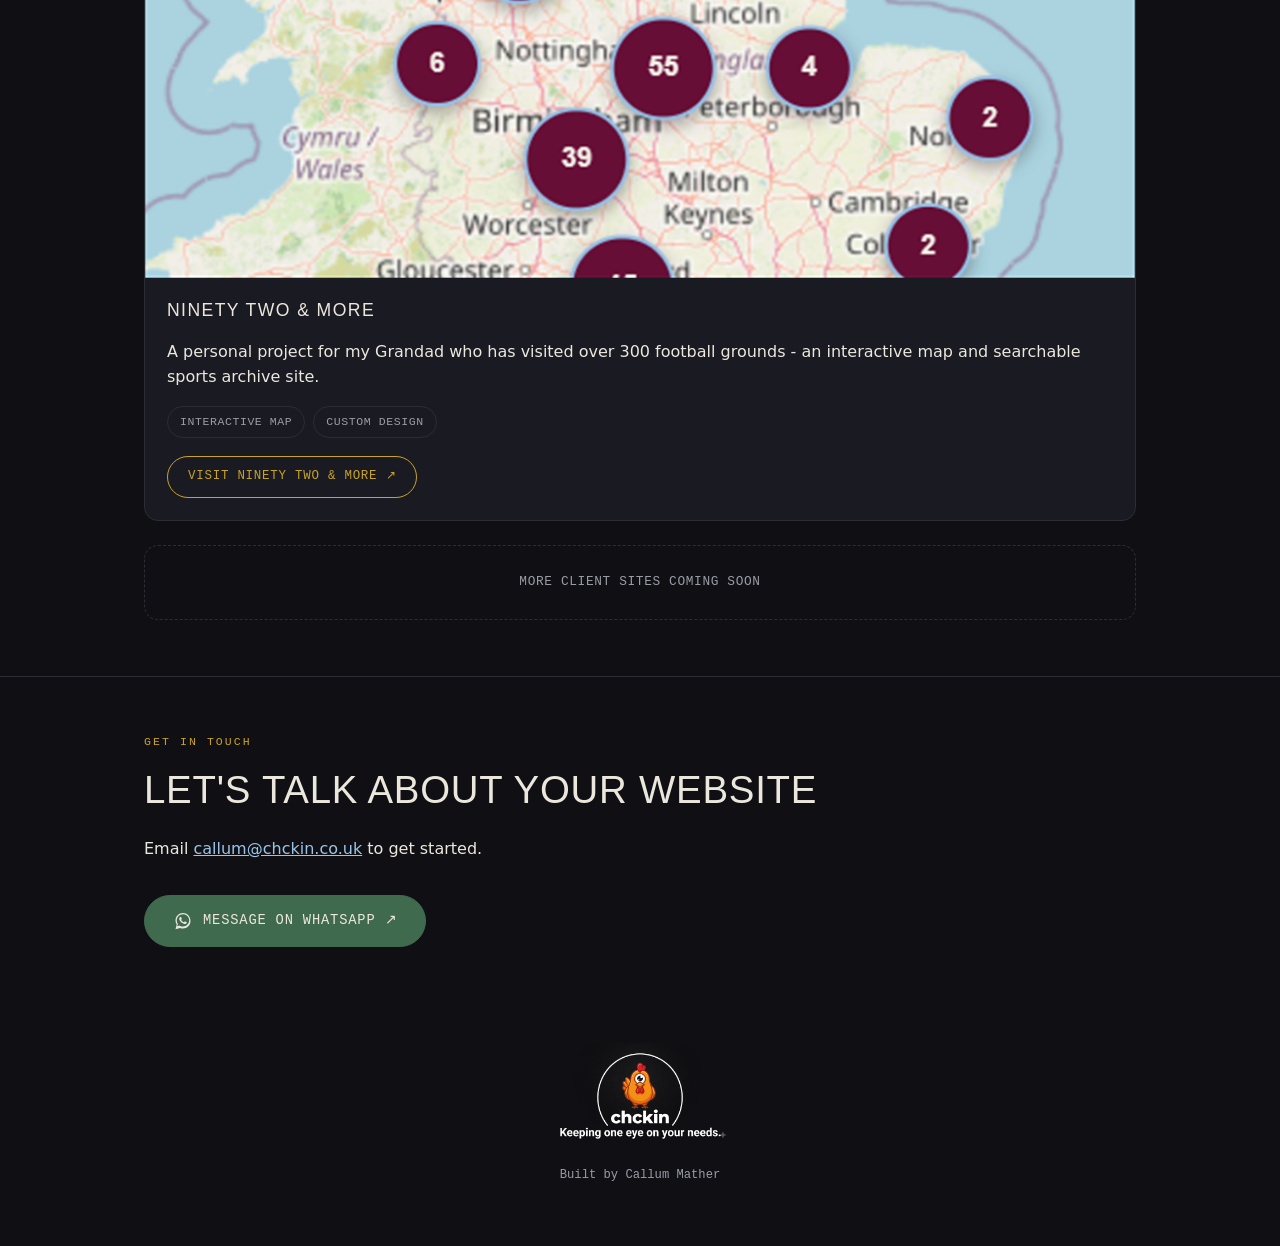
<file: websites.html>
<!DOCTYPE html>
<html lang="en">
<head>
<meta charset="UTF-8">
<meta http-equiv="Content-Security-Policy" content="default-src 'self'; script-src 'self'; style-src 'self' 'unsafe-inline' https://fonts.googleapis.com; font-src https://fonts.gstatic.com; img-src 'self' data:; base-uri 'self'; form-action 'self'">
<meta name="viewport" content="width=device-width, initial-scale=1.0">
<title>Websites: Brochure Sites for Local Businesses</title>
<meta name="description" content="Brochure websites for local businesses across Wirral: Birkenhead, Wallasey and New Brighton. 5–10 pages from £250, domain and hosting included.">
<link rel="canonical" href="https://chckin.co.uk/websites">
<meta name="theme-color" content="#101014">
<link rel="icon" type="image/png" sizes="32x32" href="images/favicon-32.png?v=1">
<link rel="apple-touch-icon" href="images/apple-touch-icon.png?v=1">
<meta property="og:type" content="website">
<meta property="og:site_name" content="Chckin · Callum Mather">
<meta property="og:url" content="https://chckin.co.uk/websites">
<meta property="og:title" content="Websites: Brochure Sites for Local Businesses">
<meta property="og:description" content="Brochure websites for local businesses across Wirral: Birkenhead, Wallasey and New Brighton. 5–10 pages from £250, domain and hosting included.">
<meta property="og:image" content="https://chckin.co.uk/images/og-image.png?v=1">
<meta name="twitter:card" content="summary_large_image">
<meta name="twitter:title" content="Websites: Brochure Sites for Local Businesses">
<meta name="twitter:description" content="Brochure websites for local businesses across Wirral: Birkenhead, Wallasey and New Brighton. 5–10 pages from £250, domain and hosting included.">
<meta name="twitter:image" content="https://chckin.co.uk/images/og-image.png?v=1">
<link rel="preconnect" href="https://fonts.googleapis.com">
<link href="https://fonts.googleapis.com/css2?family=Anton&family=Space+Mono:wght@400;700&family=Work+Sans:wght@400;500;600&display=swap" rel="stylesheet">
<link rel="stylesheet" href="styles.css?v=1">
</head>
<body>

<nav class="ticket-nav">
  <div class="row">
    <a class="brand" href="index.html"><img class="brand-icon" src="images/apple-touch-icon.png?v=1" alt=""> CHCKIN <span>·</span> CALLUM MATHER</a>
    <button class="nav-toggle" aria-expanded="false" aria-controls="primary-nav" aria-label="Toggle menu">
      <span></span><span></span><span></span>
    </button>
    <ul id="primary-nav">
      <li><a class="nav-link" href="index.html">Home</a></li>
      <li><a class="nav-link" href="websites.html">Websites</a></li>
      <li><a class="nav-link" href="school.html">School</a></li>
      <li><a class="nav-link" href="villa.html">Aston Villa</a></li>
      <li><a class="nav-link" href="gaming.html">Gaming</a></li>
    </ul>
  </div>
</nav>

<header class="matchday">
  <div class="container header-flex">
    <div>
      <h1>Websites</h1>
      <p class="tagline">I build and design brochure websites for local businesses around Wirral - Birkenhead, Wallasey and New Brighton. Five to ten high quality pages, suitable for mobile and desktop devices, prices from £250.</p>
      <div class="meta-row">
        <span><strong>Typical build</strong> 5–10 pages</span>
        <span><strong>Standard price</strong> £250</span>
        <span><strong>Area</strong> Wirral &amp; Surrounding Areas</span>
      </div>
    </div>
    <img class="header-avatar" src="images/callum-avatar.jpg?v=1" alt="Callum Mather" width="160" height="160">
  </div>
</header>

<main>
  <section class="section">
    <div class="container">
      <p class="eyebrow">What I do</p>
      <h2>Brochure websites for local businesses</h2>
      <p>Clean, simple brochure websites cover everything a business needs: home, about, services, gallery, contact, and more. Every site is tailored to the business. Optionally, if you require content changes for your website, let me know!</p>
      <div class="pill-row">
        <span class="pill">Home</span>
        <span class="pill">About</span>
        <span class="pill">Services</span>
        <span class="pill">Gallery</span>
        <span class="pill">Contact</span>
        <span class="pill">Mobile-friendly</span>
      </div>
    </div>
  </section>

  <section class="section">
    <div class="container">
      <p class="eyebrow">Pricing</p>
      <h2>Straightforward pricing</h2>
      <div class="banner-row">
        <div class="stat-banner">
          <p class="small">Standard build</p>
          <p class="big">£250</p>
          <p class="small">A 5–10 page* brochure website, including a domain name and 1 year of free hosting†</p>
        </div>
        <div class="stat-banner">
          <p class="small">Ongoing updates</p>
          <p class="big">£15/hr</p>
          <p class="small">Weekly, monthly or quarterly updates, whatever suits your business</p>
        </div>
      </div>
      <p class="stub-note" style="margin-top:16px; color:var(--mist); font-family:var(--mono); font-size:0.74rem;">†Additional years of hosting and domain renewal from £50 per year.</p>
    </div>
  </section>

  <section class="section">
    <div class="container">
      <p class="eyebrow">How it works</p>
      <h2>From first message to a live site</h2>
      <div class="stub-grid">
        <div class="stub">
          <p class="stub-comp">Step 1</p>
          <p class="stub-score">Get in touch</p>
          <p class="stub-note">Tell me about your business and what you require the site to do.</p>
        </div>
        <div class="stub">
          <p class="stub-comp">Step 2</p>
          <p class="stub-score">I build it</p>
          <p class="stub-note">A 5–10 page* brochure site, designed and built around your business.</p>
        </div>
        <div class="stub">
          <p class="stub-comp">Step 3</p>
          <p class="stub-score">Review &amp; Consultation</p>
          <p class="stub-note">You'll review the website and any final amendments made. Ready for launch.</p>
        </div>
        <div class="stub">
          <p class="stub-comp">Step 4</p>
          <p class="stub-score">Domain &amp; hosting sorted</p>
          <p class="stub-note">Comes with a custom domain name and a year of free hosting.</p>
        </div>
        <div class="stub">
          <p class="stub-comp">Step 5 · Optional</p>
          <p class="stub-score">Keep it fresh</p>
          <p class="stub-note">£15/hour for weekly, monthly or quarterly updates as per your requirements.</p>
        </div>
      </div>
      <p class="stub-note" style="margin-top:16px; color:var(--mist); font-family:var(--mono); font-size:0.74rem;">*Larger websites over 10 pages can be built and prices will be agreed during scoping.</p>
    </div>
  </section>

  <section class="section">
    <div class="container">
      <p class="eyebrow">See it in action</p>
      <h2>Recent builds</h2>

      <div class="project-list">
        <div class="project-card panel">
          <div class="thumb">
            <img src="images/thumb-wishuponaparty.png?v=1" alt="Wish upon a Party homepage preview" width="960" height="540" loading="lazy">
          </div>
          <div class="project-card-head">
            <h3>Wish upon a Party</h3>
          </div>
          <p>A brochure website for a children's entertainment business in Birkenhead. There is a click-to-WhatsApp button integrated into the page, allowing visitors to contact the business owner directly with a single tap.</p>
          <div class="pill-row">
            <span class="pill">Brochure website</span>
            <span class="pill">Wirral business</span>
          </div>
          <a class="btn-external" href="https://wishuponaparty.uk/" target="_blank" rel="noopener">Visit Wish upon a Party ↗</a>
        </div>

        <div class="project-card panel">
          <div class="thumb">
            <img src="images/thumb-ninetytwoandmore.png?v=1" alt="Ninety Two &amp; More interactive map preview" width="960" height="540" loading="lazy">
          </div>
          <div class="project-card-head">
            <h3>Ninety Two &amp; More</h3>
          </div>
          <p>A personal project for my Grandad who has visited over 300 football grounds - an interactive map and searchable sports archive site.</p>
          <div class="pill-row">
            <span class="pill">Interactive map</span>
            <span class="pill">Custom design</span>
          </div>
          <a class="btn-external" href="https://ninety-two-and-more.co.uk/" target="_blank" rel="noopener">Visit Ninety Two &amp; More ↗</a>
        </div>

        <div class="coming-soon-card">More client sites coming soon</div>
      </div>
    </div>
  </section>

  <section class="section">
    <div class="container">
      <p class="eyebrow">Get in touch</p>
      <h2>Let's talk about your website</h2>
      <p>Email <a href="mailto:callum@chckin.co.uk">callum@chckin.co.uk</a> to get started.</p>
      <a class="btn-whatsapp" href="https://wa.me/447904190179" target="_blank" rel="noopener">
        <svg viewBox="0 0 32 32" fill="currentColor" xmlns="http://www.w3.org/2000/svg"><path d="M16.01 3C9.38 3 4 8.38 4 15.01c0 2.47.72 4.76 1.97 6.7L4 29l7.46-1.95a11.9 11.9 0 0 0 4.55.9h.01c6.63 0 12.01-5.38 12.01-12.01C28.03 8.38 22.65 3 16.01 3zm0 21.98h-.01a9.9 9.9 0 0 1-5.06-1.39l-.36-.21-3.75.98 1-3.66-.24-.38a9.9 9.9 0 0 1-1.52-5.32C6.07 9.51 10.57 5 16.02 5c2.64 0 5.13 1.03 6.99 2.9a9.85 9.85 0 0 1 2.9 6.99c0 5.45-4.5 9.9-9.9 9.9zm5.43-7.41c-.3-.15-1.76-.87-2.03-.97-.27-.1-.47-.15-.67.15-.2.3-.77.97-.94 1.17-.17.2-.35.22-.65.07-.3-.15-1.25-.46-2.38-1.47-.88-.78-1.47-1.75-1.65-2.05-.17-.3-.02-.46.13-.61.13-.13.3-.35.45-.52.15-.17.2-.3.3-.5.1-.2.05-.37-.02-.52-.07-.15-.67-1.62-.92-2.22-.24-.58-.49-.5-.67-.51h-.57c-.2 0-.52.07-.79.37s-1.04 1.02-1.04 2.48 1.07 2.87 1.22 3.07c.15.2 2.1 3.2 5.08 4.49.71.31 1.26.49 1.69.63.71.23 1.36.19 1.87.12.57-.09 1.76-.72 2.01-1.41.25-.7.25-1.3.17-1.42-.07-.13-.27-.2-.57-.35z"/></svg>
        Message on WhatsApp ↗
      </a>
    </div>
  </section>
</main>

<footer>
  <div class="container">
    <img class="footer-logo" src="images/chckin-logo.png?v=1" alt="chckin: Keeping one eye on your needs.">
    <p>Built by Callum Mather</p>
  </div>
</footer>

<script src="script.js?v=1"></script>
</body>
</html>
</file>
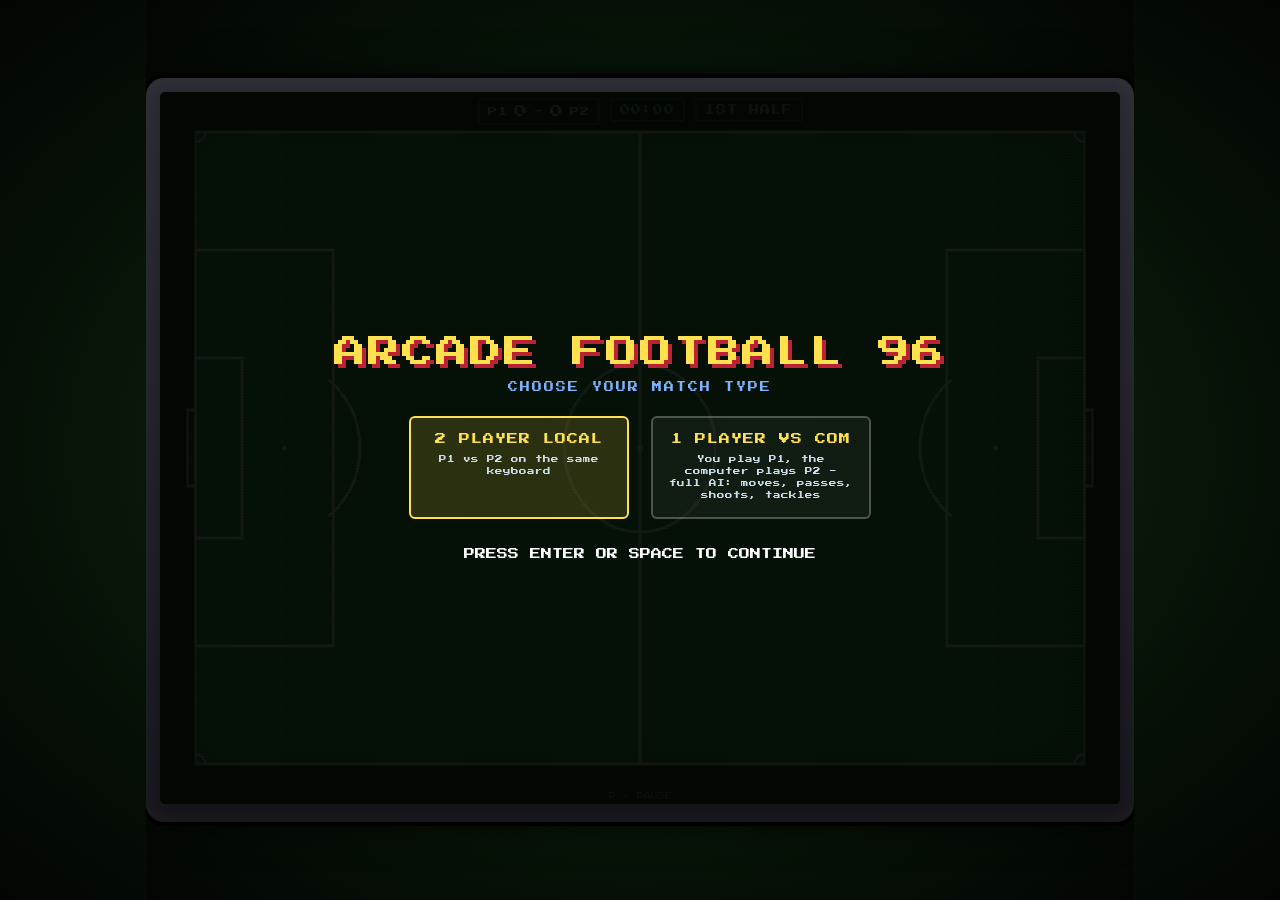
<file: arcade-football/arcade-football.html>
<!DOCTYPE html>
<html lang="en">
<head>
<meta charset="UTF-8">
<meta name="viewport" content="width=device-width, initial-scale=1.0">
<title>ARCADE FOOTBALL 96</title>
<meta name="description" content="A retro arcade-style football game built from scratch by Callum Mather. Cabinet screen, scanlines and all, playable on keyboard.">
<link rel="canonical" href="https://chckin.co.uk/arcade-football/arcade-football.html">
<meta name="theme-color" content="#101014">
<link rel="icon" type="image/png" sizes="32x32" href="../images/favicon-32.png?v=1">
<link rel="apple-touch-icon" href="../images/apple-touch-icon.png?v=1">
<meta property="og:type" content="website">
<meta property="og:site_name" content="Chckin · Callum Mather">
<meta property="og:url" content="https://chckin.co.uk/arcade-football/arcade-football.html">
<meta property="og:title" content="Arcade Football 96">
<meta property="og:description" content="A retro arcade-style football game built from scratch by Callum Mather. Cabinet screen, scanlines and all, playable on keyboard.">
<meta property="og:image" content="https://chckin.co.uk/images/og-image.png?v=1">
<meta name="twitter:card" content="summary_large_image">
<meta name="twitter:title" content="Arcade Football 96">
<meta name="twitter:description" content="A retro arcade-style football game built from scratch by Callum Mather. Cabinet screen, scanlines and all, playable on keyboard.">
<meta name="twitter:image" content="https://chckin.co.uk/images/og-image.png?v=1">
<style>
  @import url('https://fonts.googleapis.com/css2?family=Press+Start+2P&display=swap');

  :root{
    --p1: #ffe14d;
    --p2: #4de1ff;
    --blue: #1e5fbf;
    --red: #d1352b;
    --panel: #0b1220;
  }
  *{box-sizing:border-box;}
  html,body{
    margin:0; padding:0; height:100%;
    background: radial-gradient(ellipse at center, #12351a 0%, #061006 70%, #020602 100%);
    display:flex; align-items:center; justify-content:center;
    font-family:'Press Start 2P','Courier New',monospace;
    overflow:hidden;
    color:#fff;
  }
  #cabinet{
    position:relative;
    padding:14px 14px 18px 14px;
    background:linear-gradient(180deg,#2a2a32,#141419);
    border-radius:18px;
    box-shadow:0 0 0 4px #000, 0 0 40px rgba(0,0,0,0.8), inset 0 0 20px rgba(255,255,255,0.05);
  }
  #screen{
    position:relative;
    width: min(94vw, 960px);
    aspect-ratio: 1080 / 800;
    background:#000;
    border-radius:6px;
    overflow:hidden;
    box-shadow: inset 0 0 30px rgba(0,0,0,0.8);
  }
  canvas{
    position:absolute; top:0; left:0;
    width:100%; height:100%;
    image-rendering:pixelated;
  }
  #scanlines{
    position:absolute; inset:0; pointer-events:none;
    background:repeating-linear-gradient(0deg, rgba(0,0,0,0.18) 0px, rgba(0,0,0,0.18) 1px, transparent 2px, transparent 3px);
    mix-blend-mode:multiply;
    z-index:6;
  }
  #vignette{
    position:absolute; inset:0; pointer-events:none;
    box-shadow: inset 0 0 90px rgba(0,0,0,0.75);
    z-index:7;
  }

  #hud{
    position:absolute; top:0; left:0; right:0;
    display:flex; align-items:flex-start; justify-content:center;
    gap:10px; padding:6px 8px;
    z-index:5;
    pointer-events:none;
  }
  .hud-box{
    background:rgba(5,10,5,0.78);
    border:2px solid #ffffff33;
    border-radius:3px;
    padding:5px 8px;
    font-size:10px;
    letter-spacing:1px;
    white-space:nowrap;
  }
  #scoreboard{ display:flex; align-items:center; gap:6px; }
  #scoreboard .lbl{font-size:9px;}
  #scoreboard .score{color:#fff; font-size:13px;}
  #clockBox{color:#a9ffb0;}
  #halfBox{color:#ffd27a;}

  #cardBanner{
    position:absolute; top:34px; left:50%; transform:translateX(-50%);
    background:rgba(20,20,20,0.9); border:2px solid #f5d80e;
    padding:6px 12px; border-radius:3px; font-size:10px;
    display:none; z-index:8; text-align:center; white-space:nowrap;
  }

  #banner{
    position:absolute; top:44%; left:50%; transform:translate(-50%,-50%);
    z-index:9; text-align:center; display:none;
    text-shadow:3px 3px 0 #000, -1px -1px 0 #000;
  }
  #banner .big{font-size:26px; color:#fff; margin-bottom:8px; letter-spacing:2px;}
  #banner .small{font-size:11px; color:#ffe14d;}

  .overlayScreen{
    position:absolute; inset:0; z-index:10;
    background:rgba(3,8,3,0.92);
    display:flex; flex-direction:column; align-items:center; justify-content:center;
    text-align:center; padding:16px; gap:14px;
  }
  .title{
    font-size:clamp(18px,4vw,32px);
    color:#ffe14d;
    text-shadow:4px 4px 0 #b23; 
    letter-spacing:2px;
  }
  .subtitle{ font-size:10px; color:#7db2ff; letter-spacing:2px;}
  .kitPickerWrap{ display:flex; gap:26px; flex-wrap:wrap; align-items:flex-start; justify-content:center; margin:4px 0;}
  .kitPickerCol{ background:rgba(255,255,255,0.05); padding:10px 12px; border-radius:4px; border:1px solid rgba(255,255,255,0.15); }
  .kitPickerHead{ font-size:9px; margin-bottom:8px; text-align:center; }
  .kitPreviewRow{ display:flex; align-items:center; justify-content:center; gap:8px; margin-bottom:8px; font-size:7.5px; }
  .kitPreviewSwatch{ width:22px; height:22px; border:2px solid #fff; border-radius:4px; }
  .kitGrid{ display:grid; grid-template-columns:repeat(5,1fr); gap:6px; }
  .formationGrid{ grid-template-columns:repeat(2,1fr); grid-auto-flow:row; }
  .kitOption{
    width:26px; height:26px; border-radius:4px; cursor:pointer;
    border:2px solid rgba(255,255,255,0.25);
    transition:transform 0.1s;
  }
  .kitOption:hover{ transform:scale(1.12); }
  .kitOption.selected{ border-color:#fff; box-shadow:0 0 0 2px #000, 0 0 0 4px currentColor; }
  .formOption{
    padding:5px 4px; border-radius:4px; cursor:pointer; text-align:center;
    border:2px solid rgba(255,255,255,0.25); background:rgba(255,255,255,0.06);
    font-size:8px; letter-spacing:1px; transition:transform 0.1s;
  }
  .formOption:hover{ transform:scale(1.05); background:rgba(255,255,255,0.12); }
  .formOption.selected{ border-color:#ffe14d; color:#ffe14d; background:rgba(255,225,77,0.15); }
  .formationPreviewWrap{ display:flex; justify-content:center; margin-bottom:6px; }
  .formationPreview{ width:150px; height:96px; background:#1c5c2c; border:1px solid rgba(255,255,255,0.4); border-radius:2px; }
  .kitWarning{ font-size:7.5px; color:#ffb84d; text-align:center; max-width:520px; }
  .modeOptionsWrap{ display:flex; gap:22px; flex-wrap:wrap; justify-content:center; margin:10px 0; }
  .modeOption{
    width:220px; padding:16px 14px; border-radius:6px; cursor:pointer;
    border:2px solid rgba(255,255,255,0.25); background:rgba(255,255,255,0.05);
    text-align:center; transition:transform 0.12s;
  }
  .modeOption:hover{ transform:scale(1.04); background:rgba(255,255,255,0.1); }
  .modeOption.selected{ border-color:#ffe14d; background:rgba(255,225,77,0.15); }
  .modeOptionTitle{ font-size:11px; color:#ffe14d; margin-bottom:8px; letter-spacing:1px; }
  .modeOptionDesc{ font-size:7.5px; color:#cde; line-height:1.6; }
  .controlsGrid{ display:flex; gap:26px; flex-wrap:wrap; justify-content:center; font-size:8px; line-height:1.9; text-align:left;}
  .controlsGrid .col{ background:rgba(255,255,255,0.05); padding:10px 14px; border-radius:4px; border:1px solid rgba(255,255,255,0.15);}
  .controlsGrid .head{ font-size:9px; margin-bottom:6px; }
  .blink{ animation:blink 1s steps(2) infinite; font-size:11px; color:#fff; margin-top:6px;}
  @keyframes blink{ 50%{opacity:0;} }
  .rulesNote{ font-size:7.5px; color:#9ad; max-width:600px; line-height:1.8; }
  .finalScore{ font-size:22px; color:#fff; }

  #footerHint{
    position:absolute; bottom:4px; left:0; right:0; text-align:center;
    font-size:7px; color:#ffffff88; z-index:5; pointer-events:none;
  }
</style>
</head>
<body>
<div id="cabinet">
  <div id="screen">
    <canvas id="pitchCanvas" width="1080" height="720"></canvas>
    <div id="scanlines"></div>
    <div id="vignette"></div>

    <div id="hud">
      <div class="hud-box" id="scoreboard">
        <span class="lbl" id="scoreLabelP1">P1</span><span class="score" id="scoreBlue">0</span>
        <span class="lbl">-</span>
        <span class="score" id="scoreRed">0</span><span class="lbl" id="scoreLabelP2">P2</span>
      </div>
      <div class="hud-box" id="clockBox">00:00</div>
      <div class="hud-box" id="halfBox">1ST HALF</div>
    </div>

    <div id="cardBanner"></div>
    <div id="banner">
      <div class="big" id="bannerBig">KICK OFF</div>
      <div class="small" id="bannerSmall"></div>
    </div>

    <div id="footerHint">P = PAUSE</div>

    <div class="overlayScreen" id="modeScreen">
      <div class="title">ARCADE FOOTBALL 96</div>
      <div class="subtitle">CHOOSE YOUR MATCH TYPE</div>
      <div class="modeOptionsWrap" id="modeOptionsWrap">
        <div class="modeOption" data-mode="2P">
          <div class="modeOptionTitle">2 PLAYER LOCAL</div>
          <div class="modeOptionDesc">P1 vs P2 on the same keyboard</div>
        </div>
        <div class="modeOption" data-mode="1P">
          <div class="modeOptionTitle">1 PLAYER VS COM</div>
          <div class="modeOptionDesc">You play P1, the computer plays P2 - full AI: moves, passes, shoots, tackles</div>
        </div>
      </div>
      <div class="blink">PRESS ENTER OR SPACE TO CONTINUE</div>
    </div>

    <div class="overlayScreen" id="startScreen" style="display:none;">
      <div class="title">ARCADE FOOTBALL 96</div>
      <div class="subtitle" id="startSubtitle">11 v 11 &nbsp;•&nbsp; TWO PLAYER LOCAL &nbsp;•&nbsp; FULL RULES</div>
      <div class="kitPickerWrap">
        <div class="kitPickerCol">
          <div class="kitPickerHead" style="color:var(--p1)">PLAYER 1 KIT</div>
          <div class="kitPreviewRow"><div class="kitPreviewSwatch" id="kitPreviewP1"></div><span id="kitPreviewNameP1">BLUE</span></div>
          <div class="kitGrid" id="kitGridP1"></div>
        </div>
        <div class="kitPickerCol">
          <div class="kitPickerHead" style="color:var(--p2)" id="kitPickerHeadP2">PLAYER 2 KIT</div>
          <div class="kitPreviewRow"><div class="kitPreviewSwatch" id="kitPreviewP2"></div><span id="kitPreviewNameP2">RED</span></div>
          <div class="kitGrid" id="kitGridP2"></div>
        </div>
      </div>
      <div class="kitWarning" id="kitWarning" style="display:none;">BOTH PLAYERS PICKED THE SAME COLOUR - CHOOSE DIFFERENT KITS SO YOU CAN TELL TEAMS APART</div>
      <div class="controlsGrid">
        <div class="col">
          <div class="head" style="color:var(--p1)">PLAYER 1</div>
          W A S D &nbsp;MOVE<br>
          SPACE &nbsp;PASS<br>
          E &nbsp;SHOOT (hold to power up)<br>
          SPACE / E (no ball) &nbsp;TACKLE<br>
          LEFT SHIFT &nbsp;SPRINT
        </div>
        <div class="col" id="p2ControlsCol">
          <div class="head" style="color:var(--p2)" id="p2ControlsHead">PLAYER 2</div>
          <div id="p2ControlsBody">
          ARROW KEYS &nbsp;MOVE<br>
          ENTER &nbsp;PASS<br>
          / &nbsp;SHOOT (hold to power up)<br>
          ENTER / (no ball) &nbsp;TACKLE<br>
          RIGHT SHIFT &nbsp;SPRINT
          </div>
        </div>
      </div>
      <div class="rulesNote">RULES IN PLAY: OFFSIDE &nbsp;•&nbsp; FOULS &amp; CARDS &nbsp;•&nbsp; CORNERS &nbsp;•&nbsp; THROW-INS &nbsp;•&nbsp; GOAL KICKS<br>Control auto-switches to whichever of your players is nearest the ball.</div>
      <div class="blink">PRESS ENTER OR SPACE TO CHOOSE FORMATIONS</div>
    </div>

    <div class="overlayScreen" id="formationScreen" style="display:none;">
      <div class="title" style="font-size:22px;">PICK YOUR FORMATION</div>
      <div class="kitPickerWrap">
        <div class="kitPickerCol">
          <div class="kitPickerHead" style="color:var(--p1)">PLAYER 1 FORMATION</div>
          <div class="formationPreviewWrap"><svg id="formPreviewP1" viewBox="0 0 100 64" class="formationPreview"></svg></div>
          <div class="kitPreviewRow"><span id="formPreviewNameP1">4-4-2</span></div>
          <div class="kitGrid formationGrid" id="formGridP1"></div>
        </div>
        <div class="kitPickerCol">
          <div class="kitPickerHead" style="color:var(--p2)" id="formPickerHeadP2">PLAYER 2 FORMATION</div>
          <div class="formationPreviewWrap"><svg id="formPreviewP2" viewBox="0 0 100 64" class="formationPreview"></svg></div>
          <div class="kitPreviewRow"><span id="formPreviewNameP2">4-4-2</span></div>
          <div class="kitGrid formationGrid" id="formGridP2"></div>
        </div>
      </div>
      <div class="blink">PRESS ENTER OR SPACE TO KICK OFF</div>
    </div>

    <div class="overlayScreen" id="halftimeScreen" style="display:none;">
      <div class="title" style="font-size:22px;">HALF TIME</div>
      <div class="finalScore" id="htScore">0 - 0</div>
      <div class="blink">PRESS ENTER OR SPACE FOR 2ND HALF</div>
    </div>

    <div class="overlayScreen" id="fulltimeScreen" style="display:none;">
      <div class="title" style="font-size:22px;">FULL TIME</div>
      <div class="finalScore" id="ftScore">0 - 0</div>
      <div class="subtitle" id="ftResult" style="margin-top:6px;"></div>
      <div class="blink">PRESS ENTER OR SPACE TO PLAY AGAIN</div>
    </div>

    <div class="overlayScreen" id="pauseScreen" style="display:none; background:rgba(3,8,3,0.75);">
      <div class="title" style="font-size:20px;">PAUSED</div>
      <div class="blink">PRESS P TO RESUME</div>
    </div>
  </div>
</div>

<script>
(function(){
"use strict";

/* ============================== CONSTANTS ============================== */
const PITCH_W = 1000, PITCH_H = 640, MARGIN = 40;
const GOAL_W = 76;
const GOAL_Y1 = PITCH_H/2 - GOAL_W/2, GOAL_Y2 = PITCH_H/2 + GOAL_W/2;
const PBOX_DEPTH = 155, PBOX_HEIGHT = 400;
const PBOX_Y1 = PITCH_H/2 - PBOX_HEIGHT/2, PBOX_Y2 = PITCH_H/2 + PBOX_HEIGHT/2;
const GBOX_DEPTH = 52, GBOX_HEIGHT = 182;
const GBOX_Y1 = PITCH_H/2 - GBOX_HEIGHT/2, GBOX_Y2 = PITCH_H/2 + GBOX_HEIGHT/2;
const CENTER_CIRCLE_R = 85;
const PEN_SPOT_X = 100;

const CONFIG = {
  halfLengthSeconds: 150,
  playerSpeed: 1.95,
  sprintMult: 1.5,
  ballFriction: 0.985,
  tackleRange: 24,
  controlRadius: 15,
  gkControlRadius: 12,
  passPower: 7.2,
  shotPowerMax: 11.5,
};

const FORMATIONS = {
  '4-4-2': [
    {role:'GK', d:25,  y:320, num:1},
    {role:'DF', d:140, y:110, num:2},
    {role:'DF', d:115, y:245, num:3},
    {role:'DF', d:115, y:395, num:4},
    {role:'DF', d:140, y:530, num:5},
    {role:'MF', d:370, y:110, num:6},
    {role:'MF', d:340, y:245, num:7},
    {role:'MF', d:340, y:395, num:8},
    {role:'MF', d:370, y:530, num:9},
    {role:'FW', d:610, y:230, num:10},
    {role:'FW', d:610, y:410, num:11},
  ],
  '4-3-3': [
    {role:'GK', d:25,  y:320, num:1},
    {role:'DF', d:140, y:110, num:2},
    {role:'DF', d:115, y:245, num:3},
    {role:'DF', d:115, y:395, num:4},
    {role:'DF', d:140, y:530, num:5},
    {role:'MF', d:350, y:170, num:6},
    {role:'MF', d:330, y:320, num:7},
    {role:'MF', d:350, y:470, num:8},
    {role:'FW', d:600, y:120, num:9},
    {role:'FW', d:630, y:320, num:10},
    {role:'FW', d:600, y:520, num:11},
  ],
  '4-2-3-1': [
    {role:'GK', d:25,  y:320, num:1},
    {role:'DF', d:140, y:110, num:2},
    {role:'DF', d:115, y:245, num:3},
    {role:'DF', d:115, y:395, num:4},
    {role:'DF', d:140, y:530, num:5},
    {role:'MF', d:320, y:220, num:6},
    {role:'MF', d:320, y:420, num:7},
    {role:'MF', d:480, y:130, num:8},
    {role:'MF', d:500, y:320, num:9},
    {role:'MF', d:480, y:510, num:10},
    {role:'FW', d:650, y:320, num:11},
  ],
  '5-3-2': [
    {role:'GK', d:25,  y:320, num:1},
    {role:'DF', d:130, y:80,  num:2},
    {role:'DF', d:110, y:210, num:3},
    {role:'DF', d:100, y:320, num:4},
    {role:'DF', d:110, y:430, num:5},
    {role:'DF', d:130, y:560, num:6},
    {role:'MF', d:380, y:170, num:7},
    {role:'MF', d:360, y:320, num:8},
    {role:'MF', d:380, y:470, num:9},
    {role:'FW', d:610, y:230, num:10},
    {role:'FW', d:610, y:410, num:11},
  ],
  '3-4-3': [
    {role:'GK', d:25,  y:320, num:1},
    {role:'DF', d:120, y:170, num:2},
    {role:'DF', d:100, y:320, num:3},
    {role:'DF', d:120, y:470, num:4},
    {role:'MF', d:370, y:110, num:5},
    {role:'MF', d:340, y:245, num:6},
    {role:'MF', d:340, y:395, num:7},
    {role:'MF', d:370, y:530, num:8},
    {role:'FW', d:610, y:120, num:9},
    {role:'FW', d:630, y:320, num:10},
    {role:'FW', d:610, y:520, num:11},
  ],
};
const FORMATION_NAMES = Object.keys(FORMATIONS);
let p1Formation = '4-4-2';
let p2Formation = '4-4-2';

/* ============================== UTIL ============================== */
function clamp(v,lo,hi){ return v<lo?lo:(v>hi?hi:v); }
function dist(a,b){ return Math.hypot(a.x-b.x, a.y-b.y); }
function normalizeAngle(a){ while(a>Math.PI)a-=Math.PI*2; while(a<-Math.PI)a+=Math.PI*2; return a; }
function angleDiffAbs(a,b){ let d=Math.abs(normalizeAngle(a-b)); return d; }

/* ============================== AUDIO ============================== */
let actx=null;
function ensureAudio(){
  if(!actx){
    const AC = window.AudioContext||window.webkitAudioContext;
    if(AC) actx = new AC();
  }
  if(actx && actx.state==='suspended') actx.resume();
}
function beep(freq,dur,type,vol,delay){
  if(!actx) return;
  type=type||'square'; vol=vol||0.15; delay=delay||0;
  const t0=actx.currentTime+delay;
  const osc=actx.createOscillator();
  const gain=actx.createGain();
  osc.type=type; osc.frequency.value=freq;
  gain.gain.setValueAtTime(vol,t0);
  gain.gain.exponentialRampToValueAtTime(0.0001,t0+dur);
  osc.connect(gain).connect(actx.destination);
  osc.start(t0); osc.stop(t0+dur+0.02);
}
function sfxKick(){ beep(220,0.06,'square',0.18); }
function sfxWhistle(){ beep(1500,0.14,'sine',0.18); beep(1500,0.14,'sine',0.18,0.16); }
function sfxGoal(){ [523,659,784,1046].forEach((f,i)=>beep(f,0.18,'square',0.2,i*0.12)); }
function sfxCard(){ beep(110,0.35,'sawtooth',0.2); }
function sfxOut(){ beep(320,0.07,'triangle',0.14); }

function createNoiseBuffer(duration){
  if(!actx) return null;
  const bufferSize = Math.max(1, Math.floor(actx.sampleRate*duration));
  const buffer = actx.createBuffer(1, bufferSize, actx.sampleRate);
  const data = buffer.getChannelData(0);
  for(let i=0;i<bufferSize;i++) data[i] = Math.random()*2-1;
  return buffer;
}
function playNoiseBurst(duration, filterType, filterFreq, peakVol, delay, filterQ){
  if(!actx) return;
  const buffer = createNoiseBuffer(duration);
  if(!buffer) return;
  const src = actx.createBufferSource();
  src.buffer = buffer;
  const filter = actx.createBiquadFilter();
  filter.type = filterType || 'lowpass';
  filter.frequency.value = filterFreq || 1000;
  filter.Q.value = filterQ || 0.7;
  const gain = actx.createGain();
  const t0 = actx.currentTime + (delay||0);
  gain.gain.setValueAtTime(0.0001, t0);
  gain.gain.exponentialRampToValueAtTime(peakVol, t0+Math.min(0.25,duration*0.3));
  gain.gain.exponentialRampToValueAtTime(0.0001, t0+duration);
  src.connect(filter).connect(gain).connect(actx.destination);
  src.start(t0); src.stop(t0+duration+0.05);
}

// A shot is meant to feel noticeably more powerful than a regular pass/touch:
// a deeper thump plus a filtered noise transient, both scaling with power.
function sfxShoot(power){
  const norm = clamp((power-4)/(CONFIG.shotPowerMax-4), 0, 1);
  beep(85-norm*15, 0.16+norm*0.06, 'sawtooth', 0.3+norm*0.12);
  playNoiseBurst(0.13, 'lowpass', 1400-norm*400, 0.32+norm*0.16, 0, 0.9);
}

// Synthesized crowd cheer for a goal - layered, filtered noise bursts in a
// couple of successive swells (no external audio files needed/available).
function sfxCrowdCheer(){
  if(!actx) return;
  const pulses = [0, 0.5, 1.05];
  pulses.forEach((delay,i)=>{
    playNoiseBurst(0.95+i*0.1, 'bandpass', 900+i*180, 0.32-i*0.05, delay, 0.5);
  });
  playNoiseBurst(1.6, 'highpass', 2600, 0.1, 0.15, 1.1);
}

/* ============================== TEAMS ============================== */
const KIT_PALETTE = [
  {name:'BLUE',     hex:'#1e5fbf'},
  {name:'RED',      hex:'#d1352b'},
  {name:'YELLOW',   hex:'#f2c744'},
  {name:'BLACK',    hex:'#1a1a1a'},
  {name:'WHITE',    hex:'#f2f2f2'},
  {name:'ORANGE',   hex:'#e8720c'},
  {name:'PURPLE',   hex:'#7b2ff2'},
  {name:'SKY BLUE', hex:'#3fc1e0'},
  {name:'MAROON',   hex:'#7a1f2b'},
  {name:'PINK',     hex:'#e85d9c'},
];
let p1KitColor = KIT_PALETTE[0].hex;
let p2KitColor = KIT_PALETTE[1].hex;
let gameMode = '2P'; // '2P' = local two-player, '1P' = human P1 vs full AI-controlled P2

function hexToRgb(hex){
  const v = parseInt(hex.slice(1),16);
  return { r:(v>>16)&255, g:(v>>8)&255, b:v&255 };
}
function kitLuminance(hex){
  const {r,g,b} = hexToRgb(hex);
  return (0.299*r + 0.587*g + 0.114*b)/255;
}
function pickShorts(hex){
  return kitLuminance(hex) > 0.55 ? '#20232a' : '#ffffff';
}
function pickGkColor(outfieldHex){
  // Pick whichever candidate keeper kit contrasts most with the outfield kit,
  // so the goalkeeper is never accidentally camouflaged against their own team.
  const candidates = ['#f2c744', '#1a1a1a', '#39d1c4', '#ffffff'];
  const of = hexToRgb(outfieldHex);
  let best=candidates[0], bestD=-1;
  candidates.forEach(c=>{
    const cc=hexToRgb(c);
    const d=Math.hypot(cc.r-of.r, cc.g-of.g, cc.b-of.b);
    if(d>bestD){ bestD=d; best=c; }
  });
  return best;
}

function makeTeam(label,color,defendGoalX){
  return {
    label, color,
    gkColor: pickGkColor(color),
    shorts: pickShorts(color),
    defendGoalX,
    attackDir: defendGoalX===0?1:-1,
    score:0, players:[]
  };
}
let blueTeam, redTeam;

function renderKitPickers(){
  const gridP1 = document.getElementById('kitGridP1');
  const gridP2 = document.getElementById('kitGridP2');
  if(!gridP1 || !gridP2) return;

  function build(grid, getColor, setColor, previewSwatchId, previewNameId){
    grid.innerHTML = '';
    KIT_PALETTE.forEach(k=>{
      const sw = document.createElement('div');
      sw.className = 'kitOption' + (getColor()===k.hex ? ' selected' : '');
      sw.style.background = k.hex;
      sw.style.color = k.hex; // used by .selected box-shadow (currentColor)
      sw.title = k.name;
      sw.addEventListener('click', ()=>{
        setColor(k.hex);
        renderKitPickers();
      });
      grid.appendChild(sw);
    });
    const preview = document.getElementById(previewSwatchId);
    const previewName = document.getElementById(previewNameId);
    const chosen = KIT_PALETTE.find(k=>k.hex===getColor());
    if(preview) preview.style.background = getColor();
    if(previewName) previewName.textContent = chosen ? chosen.name : getColor().toUpperCase();
  }

  build(gridP1, ()=>p1KitColor, (c)=>{p1KitColor=c;}, 'kitPreviewP1', 'kitPreviewNameP1');
  build(gridP2, ()=>p2KitColor, (c)=>{p2KitColor=c;}, 'kitPreviewP2', 'kitPreviewNameP2');

  const warn = document.getElementById('kitWarning');
  if(warn) warn.style.display = (p1KitColor===p2KitColor) ? 'block' : 'none';
}
renderKitPickers();

function renderModeScreen(){
  const wrap = document.getElementById('modeOptionsWrap');
  if(!wrap) return;
  wrap.querySelectorAll('.modeOption').forEach(el=>{
    el.classList.toggle('selected', el.dataset.mode===gameMode);
    el.onclick = ()=>{ gameMode = el.dataset.mode; renderModeScreen(); };
  });
}
renderModeScreen();

// Relabels "Player 2" as "Computer" across the kit/formation/controls screens
// once 1-player mode is chosen, without changing any of the actual pickers -
// the human still picks both teams' kit and formation either way.
function applyModeUI(){
  const isCom = gameMode==='1P';
  const sub = document.getElementById('startSubtitle');
  if(sub) sub.innerHTML = isCom
    ? '11 v 11 &nbsp;\u2022&nbsp; VS COMPUTER &nbsp;\u2022&nbsp; FULL RULES'
    : '11 v 11 &nbsp;\u2022&nbsp; TWO PLAYER LOCAL &nbsp;\u2022&nbsp; FULL RULES';
  const kh = document.getElementById('kitPickerHeadP2');
  if(kh) kh.textContent = isCom ? 'COMPUTER KIT' : 'PLAYER 2 KIT';
  const fh = document.getElementById('formPickerHeadP2');
  if(fh) fh.textContent = isCom ? 'COMPUTER FORMATION' : 'PLAYER 2 FORMATION';
  const ch = document.getElementById('p2ControlsHead');
  if(ch) ch.textContent = isCom ? 'COMPUTER' : 'PLAYER 2';
  const cb = document.getElementById('p2ControlsBody');
  if(cb) cb.innerHTML = isCom
    ? 'FULLY AUTOMATED &mdash; moves, passes,<br>shoots and tackles on its own.'
    : 'ARROW KEYS &nbsp;MOVE<br>ENTER &nbsp;PASS<br>/ &nbsp;SHOOT (hold to power up)<br>ENTER / (no ball) &nbsp;TACKLE<br>RIGHT SHIFT &nbsp;SPRINT';
}

function confirmMode(){
  document.getElementById('modeScreen').style.display='none';
  document.getElementById('startScreen').style.display='flex';
  phase='START';
  applyModeUI();
}

function buildFormationSVG(svgEl, formationKey, mirrored, color){
  const layout = FORMATIONS[formationKey];
  if(!layout) return;
  const W=100, H=64;
  let markup = `<line x1="50" y1="0" x2="50" y2="${H}" stroke="rgba(255,255,255,0.35)" stroke-width="0.6"/>`;
  layout.forEach(f=>{
    const xNorm = mirrored ? (1000-f.d)/1000*W : f.d/1000*W;
    const yNorm = f.y/640*H;
    const r = f.role==='GK' ? 2.8 : 2.3;
    const fill = f.role==='GK' ? '#f2c744' : color;
    markup += `<circle cx="${xNorm.toFixed(1)}" cy="${yNorm.toFixed(1)}" r="${r}" fill="${fill}" stroke="#000" stroke-width="0.4"/>`;
  });
  svgEl.innerHTML = markup;
}

function renderFormationPickers(){
  const gridP1 = document.getElementById('formGridP1');
  const gridP2 = document.getElementById('formGridP2');
  if(!gridP1 || !gridP2) return;

  function build(grid, getFormation, setFormation, previewSvgId, previewNameId, mirrored, color){
    grid.innerHTML = '';
    FORMATION_NAMES.forEach(name=>{
      const btn = document.createElement('div');
      btn.className = 'formOption' + (getFormation()===name ? ' selected' : '');
      btn.textContent = name;
      btn.addEventListener('click', ()=>{
        setFormation(name);
        renderFormationPickers();
      });
      grid.appendChild(btn);
    });
    const svgEl = document.getElementById(previewSvgId);
    const nameEl = document.getElementById(previewNameId);
    if(svgEl) buildFormationSVG(svgEl, getFormation(), mirrored, color);
    if(nameEl) nameEl.textContent = getFormation();
  }

  // P1 always attacks rightward and P2 leftward in this game, so mirror P2's
  // preview to match how it'll actually look on the pitch.
  build(gridP1, ()=>p1Formation, (v)=>{p1Formation=v;}, 'formPreviewP1', 'formPreviewNameP1', false, p1KitColor);
  build(gridP2, ()=>p2Formation, (v)=>{p2Formation=v;}, 'formPreviewP2', 'formPreviewNameP2', true, p2KitColor);
}

function formationX(depth, team){
  return team.defendGoalX===0 ? depth : (PITCH_W - depth);
}
function opponentOf(team){ return team===blueTeam?redTeam:blueTeam; }

function initTeamPlayers(team, formationKey){
  const layout = FORMATIONS[formationKey] || FORMATIONS['4-4-2'];
  team.players = layout.map((f)=>({
    team: team,
    role: f.role,
    number: f.num,
    homeD: f.d, homeY: f.y,
    x: formationX(f.d,team), y: f.y,
    vx:0, vy:0,
    facing: team.attackDir>0?0:Math.PI,
    hasBall:false,
    isHumanNow:false,
    controlledBy:null,
    sentOff:false,
    yellow:false,
  }));
}

function getAllPlayers(){ return blueTeam.players.concat(redTeam.players); }

function placeFormation(team){
  team.players.forEach(p=>{
    if(p.sentOff){ p.x=-500; p.y=-500; return; }
    p.x = formationX(p.homeD, team);
    p.y = p.homeY;
    p.vx=0; p.vy=0;
    p.hasBall=false;
    p.facing = team.attackDir>0?0:Math.PI;
  });
}

function nearestPlayerToPoint(team, x, y){
  let best=null,bd=Infinity;
  team.players.forEach(p=>{
    if(p.sentOff) return;
    const d=Math.hypot(p.x-x,p.y-y);
    if(d<bd){bd=d;best=p;}
  });
  return best;
}

/* ============================== BALL ============================== */
let ball = {x:PITCH_W/2,y:PITCH_H/2,vx:0,vy:0,owner:null,lastTouchTeam:null,lastTouchPlayer:null,lastKicker:null,kickCooldown:0};

function setPossession(p){
  if(p.sentOff) return;
  ball.owner=p; p.hasBall=true;
  getAllPlayers().forEach(o=>{ if(o!==p) o.hasBall=false; });
  ball.lastTouchTeam=p.team; ball.lastTouchPlayer=p;
  if(restartRestrictedPlayer && p!==restartRestrictedPlayer) restartRestrictedPlayer=null;
  sfxKick();
}
function releaseBall(p){
  ball.owner=null; p.hasBall=false;
  ball.x = p.x + Math.cos(p.facing)*14;
  ball.y = p.y + Math.sin(p.facing)*14;
  // Prevent the kicker from instantly re-trapping their own pass/shot
  // before it has a chance to travel - this is what let players "pass"
  // to themselves and never actually release the ball.
  ball.lastKicker = p;
  ball.kickCooldown = 0.45;
}

/* ============================== GAME STATE ============================== */
let phase = 'MODE'; // MODE, START, FORMATION, KICKOFF, PLAY, THROWIN, CORNER, GOALKICK, FREEKICK, OFFSIDE, PENALTY, GOAL, HALFTIME, FULLTIME, PAUSED
let prevPhaseForPause = 'PLAY';
let half = 1;
let matchClock = 0;
let restartTimer = 0;
let restart = {team:null, type:null, x:0, y:0};
let restartGrace = 0;
let goalTimer = 0;
let kickoffTimer = 0;
let lastConcedingTeam = null;
let firstHalfKicker = null;
let cardBannerTimer = 0;

// After a kickoff, goal kick, throw-in, or corner, the player who receives
// the restart must pass to a teammate before either side can shoot - this
// stops cheap instant goals straight off a dead ball. Direct free kicks and
// penalties are exempt (they're allowed to be struck straight at goal).
let restartRestrictedPlayer = null;
let restartRestrictedTimer = 0;
function setPassRestriction(player){ restartRestrictedPlayer = player; }

const keys = {};

/* ============================== INPUT ============================== */
// Pass and shoot are now separate dedicated buttons (previously a single
// button disambiguated by tap-vs-hold timing, which felt "confused" in
// fast-paced moments). Either button still attempts a tackle when you
// don't have the ball, so defending stays simple.
let p1Charging=false, p1ChargeStart=0;
let p2Charging=false, p2ChargeStart=0;

const P1_PASS='Space', P1_SHOOT='KeyE';
const P2_PASS='Enter', P2_SHOOT='Slash';

window.addEventListener('keydown', (e)=>{
  ensureAudio();
  if(['ArrowUp','ArrowDown','ArrowLeft','ArrowRight','Space','Slash'].includes(e.code)) e.preventDefault();
  if(keys[e.code]) return; // ignore auto-repeat
  keys[e.code]=true;

  if(phase==='MODE' && (e.code==='Enter'||e.code==='Space')){ confirmMode(); return; }
  if(phase==='START' && (e.code==='Enter'||e.code==='Space')){ showFormationScreen(); return; }
  if(phase==='FORMATION' && (e.code==='Enter'||e.code==='Space')){ startMatch(); return; }
  if(phase==='HALFTIME' && (e.code==='Enter'||e.code==='Space')){ beginSecondHalf(); return; }
  if(phase==='FULLTIME' && (e.code==='Enter'||e.code==='Space')){ resetGame(); return; }

  if(e.code==='KeyP' && (phase==='PLAY' || phase==='PAUSED' || ['THROWIN','CORNER','GOALKICK','FREEKICK','OFFSIDE','PENALTY'].includes(phase))){
    togglePause();
    return;
  }

  if(phase!=='PLAY') return;

  if(e.code===P1_PASS){
    const cp = getControlledPlayer(blueTeam);
    if(cp.hasBall){ doPass(cp); } else { attemptTackle(cp); }
  }
  if(e.code===P1_SHOOT){
    const cp = getControlledPlayer(blueTeam);
    if(cp.hasBall){
      if(cp===restartRestrictedPlayer){ doPass(cp); } // must build up play before shooting
      else { p1Charging=true; p1ChargeStart=performance.now(); }
    } else { attemptTackle(cp); }
  }
  if(e.code===P2_PASS && gameMode!=='1P'){
    const cp = getControlledPlayer(redTeam);
    if(cp.hasBall){ doPass(cp); } else { attemptTackle(cp); }
  }
  if(e.code===P2_SHOOT && gameMode!=='1P'){
    const cp = getControlledPlayer(redTeam);
    if(cp.hasBall){
      if(cp===restartRestrictedPlayer){ doPass(cp); }
      else { p2Charging=true; p2ChargeStart=performance.now(); }
    } else { attemptTackle(cp); }
  }
});

window.addEventListener('keyup', (e)=>{
  keys[e.code]=false;
  if(e.code===P1_SHOOT && p1Charging){
    p1Charging=false;
    const held=(performance.now()-p1ChargeStart)/1000;
    const cp = getControlledPlayer(blueTeam);
    if(cp.hasBall) doShoot(cp,held);
  }
  if(e.code===P2_SHOOT && p2Charging && gameMode!=='1P'){
    p2Charging=false;
    const held=(performance.now()-p2ChargeStart)/1000;
    const cp = getControlledPlayer(redTeam);
    if(cp.hasBall) doShoot(cp,held);
  }
});

function togglePause(){
  if(phase==='PAUSED'){
    phase = prevPhaseForPause;
    document.getElementById('pauseScreen').style.display='none';
  } else {
    prevPhaseForPause = phase;
    phase='PAUSED';
    document.getElementById('pauseScreen').style.display='flex';
  }
}

/* ============================== CONTROL SELECTION ============================== */
function getControlledPlayer(team){
  // The goalkeeper is NEVER human-controlled - control used to jump to them
  // whenever they were nearest the ball (i.e. exactly during a shot on goal),
  // which switched off their auto-save AI right when it mattered most and
  // handed a slow manual reaction to the player instead. The keeper now always
  // plays itself; the human always controls an outfield player.
  const withBall = team.players.find(p=>p.hasBall && !p.sentOff && p.role!=='GK');
  if(withBall) return withBall;
  let best=null,bd=Infinity;
  team.players.forEach(p=>{
    if(p.sentOff || p.role==='GK') return;
    const d=dist(p,ball);
    if(d<bd){bd=d;best=p;}
  });
  if(best) return best;
  // Extreme fallback (every outfield player somehow unavailable) - better to
  // control the keeper than return nothing.
  return team.players.find(p=>!p.sentOff) || null;
}

function readInputsAndMove(dt){
  getAllPlayers().forEach(p=>{ p.isHumanNow=false; p.controlledBy=null; });

  const cp1 = getControlledPlayer(blueTeam);
  const cp2 = getControlledPlayer(redTeam);
  if(cp1){ cp1.isHumanNow=true; cp1.controlledBy='P1'; }
  if(cp2){ cp2.isHumanNow=true; cp2.controlledBy='P2'; }

  if(cp1){
    let dx=0,dy=0;
    if(keys['KeyW'])dy-=1; if(keys['KeyS'])dy+=1;
    if(keys['KeyA'])dx-=1; if(keys['KeyD'])dx+=1;
    const restricted1 = cp1.hasBall && cp1===restartRestrictedPlayer;
    const speedMult1 = restricted1 ? 0 : (p1Charging ? 0.5 : 1);
    moveHuman(cp1,dx,dy, !!keys['ShiftLeft'], speedMult1);
  }
  if(cp2){
    if(gameMode==='1P'){
      updateAIController(cp2, redTeam, dt);
    } else {
      let dx=0,dy=0;
      if(keys['ArrowUp'])dy-=1; if(keys['ArrowDown'])dy+=1;
      if(keys['ArrowLeft'])dx-=1; if(keys['ArrowRight'])dx+=1;
      const restricted2 = cp2.hasBall && cp2===restartRestrictedPlayer;
      const speedMult2 = restricted2 ? 0 : (p2Charging ? 0.5 : 1);
      moveHuman(cp2,dx,dy, !!keys['ShiftRight'], speedMult2);
    }
  }
}

function moveHuman(p,dx,dy,sprint,speedMult){
  const len=Math.hypot(dx,dy);
  if(len>0){
    dx/=len; dy/=len;
    // speedMult 0 = fully frozen (must-pass restart restriction - can still
    // turn to aim a pass but mustn't advance at all). speedMult <1 while
    // charging a shot slows you down rather than freezing you solid, so
    // aiming still works but you're not a helpless sitting duck for a tackle.
    if(speedMult > 0){
      const spd = CONFIG.playerSpeed*(sprint?CONFIG.sprintMult:1)*speedMult;
      p.x += dx*spd; p.y += dy*spd;
    }
    p.facing = Math.atan2(dy,dx);
  }
}

/* ============================== AI OPPONENT (1-PLAYER MODE) ============================== */
// Drives the "active" player on the computer's team exactly the way a human
// would via the keyboard - deciding when to dribble, pass, shoot, or tackle -
// while every other teammate keeps using the normal positional AI untouched.
let aiDecisionTimer = 0;
let aiTackleTimer = 0;

function updateAIController(cp, team, dt){
  if(cp.hasBall){
    aiHandlePossession(cp, team, dt);
  } else {
    aiHandleChasing(cp, team, dt);
  }
}

function aiHandlePossession(cp, team, dt){
  // Must-pass restart restriction applies to the AI exactly like a human -
  // position is frozen, so just get the pass away (with a short human-like
  // reaction delay instead of an instant robotic release).
  if(restartRestrictedPlayer===cp){
    aiDecisionTimer -= dt;
    if(aiDecisionTimer<=0){
      doPass(cp);
      aiDecisionTimer = 0.3+Math.random()*0.3;
    }
    return;
  }

  const goalX = team.attackDir>0 ? PITCH_W : 0;
  const advance = team.attackDir>0 ? cp.x : (PITCH_W-cp.x);
  const opp = opponentOf(team);
  let nearestOppDist = Infinity;
  opp.players.forEach(o=>{ if(o.sentOff) return; const d=dist(o,cp); if(d<nearestOppDist) nearestOppDist=d; });

  aiDecisionTimer -= dt;
  if(aiDecisionTimer<=0){
    aiDecisionTimer = 0.35+Math.random()*0.3;
    const inShootingRange = advance > 640;
    if(inShootingRange && Math.random()<0.78){
      aiShoot(cp, team);
    } else if(nearestOppDist < 45 || Math.random()<0.3){
      const target = findPassTarget(cp);
      if(target) doPass(cp);
    }
  }

  aiDribbleMovement(cp, team, nearestOppDist);
}

function aiDribbleMovement(cp, team, nearestOppDist){
  const goalX = team.attackDir>0 ? PITCH_W : 0;
  const goalY = PITCH_H/2;
  let dx = goalX-cp.x, dy = goalY-cp.y;
  const opp = opponentOf(team);
  let nearest=null, nd=Infinity;
  opp.players.forEach(o=>{ if(o.sentOff) return; const d=dist(o,cp); if(d<nd){ nd=d; nearest=o; } });
  if(nearest && nd<75){
    // steer away from the closest defender rather than running straight at them
    const ax=cp.x-nearest.x, ay=cp.y-nearest.y;
    const ad=Math.hypot(ax,ay)||1;
    dx += (ax/ad)*100; dy += (ay/ad)*100;
  }
  const d = Math.hypot(dx,dy)||1;
  dx/=d; dy/=d;
  const spd = CONFIG.playerSpeed*0.95;
  cp.x += dx*spd; cp.y += dy*spd;
  cp.facing = Math.atan2(dy,dx);
}

function aiHandleChasing(cp, team, dt){
  const dx=ball.x-cp.x, dy=ball.y-cp.y;
  const d=Math.hypot(dx,dy)||1;
  const spd = CONFIG.playerSpeed*CONFIG.sprintMult*0.92;
  cp.x += dx/d*spd; cp.y += dy/d*spd;
  cp.facing = Math.atan2(dy,dx);

  aiTackleTimer -= dt;
  if(ball.owner && ball.owner.team!==team && aiTackleTimer<=0){
    if(dist(cp, ball.owner) < CONFIG.tackleRange*0.95){
      attemptTackle(cp);
      aiTackleTimer = 0.45+Math.random()*0.3;
    }
  }
}

function aiShoot(cp, team){
  const opp = opponentOf(team);
  const gk = opp.players.find(p=>p.role==='GK');
  // Aim toward whichever side of goal the keeper is currently NOT covering.
  const steerDir = gk ? (gk.y > PITCH_H/2 ? -1 : 1) : (Math.random()<0.5?-1:1);
  const magnitude = 0.55+Math.random()*0.35;
  cp.facing = steerDir*(Math.PI/2)*magnitude;
  const held = 0.5+Math.random()*0.25;
  doShoot(cp, held);
}

/* ============================== AI MOVEMENT ============================== */
function moveToward(p,tx,ty,spd){
  const dx=tx-p.x, dy=ty-p.y;
  const d=Math.hypot(dx,dy);
  if(d>2){
    p.x += dx/d*spd; p.y += dy/d*spd;
    p.facing = Math.atan2(dy,dx);
  }
}

function updateAIMovement(p){
  const team=p.team, opp=opponentOf(team);
  const teamHasBall = ball.owner && ball.owner.team===team;
  const oppHasBall = ball.owner && ball.owner.team===opp;
  const shiftX=(ball.x-PITCH_W/2)*0.16;
  const shiftY=(ball.y-PITCH_H/2)*0.10;
  const baseX=formationX(p.homeD,team), baseY=p.homeY;

  if(p.role==='GK'){
    const ownGoalX = team.defendGoalX===0 ? 0 : PITCH_W;
    const lineX = team.defendGoalX===0 ? 20 : PITCH_W-20;
    const distToGoalX = Math.abs(ball.x-ownGoalX);
    // Only fully mirror the ball's height once it's actually in the danger
    // zone near this goal. Previously the keeper tracked ball.y perfectly
    // from anywhere on the pitch, so it was always already in place before
    // a shot even arrived - making it nearly impossible to beat.
    const trackFactor = clamp(1 - (distToGoalX-150)/350, 0.15, 1);
    let tx=lineX, ty=clamp(PITCH_H/2 + (ball.y-PITCH_H/2)*trackFactor, GOAL_Y1+23, GOAL_Y2-23);
    const distToGoal = Math.hypot(ball.x-ownGoalX, ball.y-PITCH_H/2);
    const ballSpeed = Math.hypot(ball.vx,ball.vy);
    // Only rush off the line for a genuinely loose/slow ball nearby (through
    // balls, knockdowns, dribbles) - not to meet a fast struck shot, which a
    // real keeper sets and reacts to rather than charging out to close down.
    if(!ball.owner && distToGoal < 90 && ballSpeed < 3.5){
      tx = clamp(ball.x, team.defendGoalX===0?4:PITCH_W-100, team.defendGoalX===0?100:PITCH_W-4);
      ty = clamp(ball.y, GOAL_Y1-20, GOAL_Y2+20);
    }
    moveToward(p, tx, ty, CONFIG.playerSpeed*1.05);
    return;
  }

  let targetX, targetY;
  if(teamHasBall){
    targetX = baseX + team.attackDir*45 + shiftX*0.6;
    targetY = baseY + shiftY*0.6;
  } else if(oppHasBall){
    targetX = baseX - team.attackDir*15 + shiftX*0.35;
    targetY = baseY + shiftY*0.35;
  } else {
    targetX = baseX + shiftX*0.5;
    targetY = baseY + shiftY*0.5;
  }
  targetX = clamp(targetX, 15, PITCH_W-15);
  targetY = clamp(targetY, 10, PITCH_H-10);
  moveToward(p, targetX, targetY, CONFIG.playerSpeed*0.9);
}

function clampAllPlayers(){
  getAllPlayers().forEach(p=>{
    if(p.sentOff) return;
    p.x = clamp(p.x, -25, PITCH_W+25);
    p.y = clamp(p.y, -25, PITCH_H+25);
  });
}

function resolveCollisions(){
  const all = getAllPlayers().filter(p=>!p.sentOff);
  for(let i=0;i<all.length;i++){
    for(let j=i+1;j<all.length;j++){
      const a=all[i], b=all[j];
      const dx=b.x-a.x, dy=b.y-a.y;
      const d=Math.hypot(dx,dy);
      const minD=13;
      if(d>0 && d<minD){
        const overlap=(minD-d)/2;
        const nx=dx/d, ny=dy/d;
        a.x -= nx*overlap; a.y -= ny*overlap;
        b.x += nx*overlap; b.y += ny*overlap;
      }
    }
  }
}

/* ============================== BALL LOGIC ============================== */
function updateBallCarry(){
  if(ball.owner && !ball.owner.sentOff){
    const p=ball.owner;
    ball.x = p.x + Math.cos(p.facing)*11;
    ball.y = p.y + Math.sin(p.facing)*11;
    ball.vx=0; ball.vy=0;
  } else if(ball.owner && ball.owner.sentOff){
    ball.owner=null;
  }
}

function updateBallPossessionCheck(dt){
  if(ball.kickCooldown>0) ball.kickCooldown = Math.max(0, ball.kickCooldown-dt);
  if(ball.owner) return;
  let best=null, bd=Infinity;
  getAllPlayers().forEach(p=>{
    if(p.sentOff) return;
    if(ball.kickCooldown>0 && p===ball.lastKicker) return; // can't instantly re-trap your own kick
    const radius = p.role==='GK'?CONFIG.gkControlRadius:CONFIG.controlRadius;
    const d=dist(p,ball);
    if(d<radius && d<bd){ bd=d; best=p; }
  });
  if(best) setPossession(best);
}

function updateBallFreeMotion(){
  if(ball.owner) return;
  ball.x += ball.vx; ball.y += ball.vy;
  ball.vx *= CONFIG.ballFriction; ball.vy *= CONFIG.ballFriction;
  if(Math.hypot(ball.vx,ball.vy) < 0.04){ ball.vx=0; ball.vy=0; }
}

/* ============================== PASS / SHOOT / TACKLE ============================== */
function findPassTarget(p){
  const team=p.team;
  let best=null,bestScore=-Infinity;
  team.players.forEach(o=>{
    if(o===p||o.sentOff) return;
    const dx=o.x-p.x, dy=o.y-p.y;
    const d=Math.hypot(dx,dy);
    if(d<12) return;
    const ang=Math.atan2(dy,dx);
    const diff=angleDiffAbs(ang,p.facing);
    if(diff>Math.PI/2.1) return;
    const score = -diff*140 - d*0.12;
    if(score>bestScore){ bestScore=score; best=o; }
  });
  if(!best){
    let bd=Infinity;
    team.players.forEach(o=>{
      if(o===p||o.sentOff) return;
      const d=dist(o,p);
      if(d<bd){ bd=d; best=o; }
    });
  }
  return best;
}

function doPass(p){
  const target = findPassTarget(p);
  releaseBall(p);
  if(!target) return;
  const dx=target.x-ball.x, dy=target.y-ball.y;
  const d=Math.hypot(dx,dy)||1;
  const power = Math.min(CONFIG.passPower, 4 + d*0.028);
  ball.vx = dx/d*power; ball.vy = dy/d*power;
  p.facing = Math.atan2(dy,dx);
  sfxKick();
  checkOffsideOnPass(p, target);
}

// Shared by doShoot and the live aim-preview renderer so what you see while
// charging is exactly where the ball will go.
const SHOT_MAX_OFFSET = 34;
function computeShotTarget(p){
  const team=p.team;
  const goalX = team.attackDir>0 ? PITCH_W : 0;
  const steer = Math.sin(p.facing); // -1 (up) .. 1 (down)
  const targetY = clamp(PITCH_H/2 + steer*SHOT_MAX_OFFSET, 20, PITCH_H-20);
  return {x:goalX, y:targetY};
}

function doShoot(p, held){
  // Aim at a specific point on the goal line rather than extrapolating a raw
  // angle from the player's facing - a raw-angle blend was wildly oversensitive
  // to shooting distance (a small directional tap from outside the box sent
  // the ball miles over the bar). Steer up/down within (and slightly beyond,
  // so wild aiming can still miss) the goal frame using facing's vertical
  // component, then aim straight at that point. Position is locked while
  // charging (see moveHuman) so holding W/S/Up/Down purely aims rather than
  // also running you off in that direction.
  const target = computeShotTarget(p);
  const power = CONFIG.shotPowerMax * clamp(held/0.75, 0.35, 1);
  releaseBall(p);
  const dx = target.x - ball.x, dy = target.y - ball.y;
  const d = Math.hypot(dx,dy) || 1;
  ball.vx = dx/d*power;
  ball.vy = dy/d*power;
  sfxShoot(power);
}

// The goalkeeper is never human-controlled (see getControlledPlayer), so once
// it gathers the ball it needs its own simple logic to give it back into play
// - otherwise the keeper would just stand there holding it forever. It holds
// briefly (like gathering a shot) then distributes to its most advanced
// available teammate.
let gkHoldTimer = 0;
function gkDistribute(gk){
  const team=gk.team;
  let target=null, bestAdv=-Infinity;
  team.players.forEach(o=>{
    if(o===gk||o.sentOff) return;
    const adv = team.attackDir>0 ? o.x : -o.x;
    if(adv>bestAdv){ bestAdv=adv; target=o; }
  });
  if(!target) return;
  releaseBall(gk);
  const dx=target.x-ball.x, dy=target.y-ball.y;
  const d=Math.hypot(dx,dy)||1;
  const power = Math.min(CONFIG.passPower*1.35, 5+d*0.03);
  ball.vx = dx/d*power; ball.vy = dy/d*power;
  gk.facing = Math.atan2(dy,dx);
  sfxKick();
}

const OFFSIDE_TOLERANCE = 6; // small buffer so marginal/jittery positions don't get flagged

function checkOffsideOnPass(passer, target){
  if(!target) return;
  const team=passer.team, opp=opponentOf(team);
  const dir=team.attackDir;
  // "advance" = how far a player has progressed toward the ATTACKING team's target goal.
  const advance = (pl)=> dir>0 ? pl.x : (PITCH_W-pl.x);

  if(advance(target) <= PITCH_W/2) return; // must be in opponent half

  const defenders = opp.players.filter(o=>!o.sentOff);
  if(defenders.length<2) return;
  // Sort ascending: the LAST defender (closest to their own goal, hardest to get
  // beyond) has the HIGHEST advance value, so it sits at the end of this list.
  // The offside line is the SECOND-highest value (second-last defender, usually
  // the deepest outfield player once the GK is excluded from being "beaten").
  const advances = defenders.map(advance).sort((a,b)=>a-b);
  const offsideLine = advances[advances.length-2];
  const ballAdvance = advance(passer);

  if(advance(target) > offsideLine + OFFSIDE_TOLERANCE && advance(target) > ballAdvance + OFFSIDE_TOLERANCE){
    callOffside(opp, target.x, target.y);
  }
}

function callOffside(defendingTeam, x, y){
  sfxWhistle();
  startRestart('OFFSIDE', defendingTeam, clamp(x,20,PITCH_W-20), clamp(y,20,PITCH_H-20));
}

function isInsidePenaltyBox(x, y, team){
  // team's OWN box (the one they defend)
  const boxX0 = team.defendGoalX===0 ? 0 : PITCH_W-PBOX_DEPTH;
  const boxX1 = team.defendGoalX===0 ? PBOX_DEPTH : PITCH_W;
  return x>=boxX0 && x<=boxX1 && y>=PBOX_Y1 && y<=PBOX_Y2;
}
function penaltySpotX(team){
  return team.defendGoalX===0 ? PEN_SPOT_X : PITCH_W-PEN_SPOT_X;
}

function attemptTackle(tackler){
  if(!ball.owner || ball.owner.team===tackler.team || ball.owner.sentOff) return;
  const opp = ball.owner;
  const d = Math.hypot(opp.x-tackler.x, opp.y-tackler.y);
  if(d > CONFIG.tackleRange) return;

  const vecOppToTackler = Math.atan2(tackler.y-opp.y, tackler.x-opp.x);
  const behindAngle = opp.facing + Math.PI;
  const diff = angleDiffAbs(vecOppToTackler, behindAngle);
  const fromBehind = diff < Math.PI/3;

  let successChance = 0.52 - (fromBehind?0.28:0) + (Math.random()*0.3 - 0.15);
  successChance = clamp(successChance, 0.05, 0.85);

  if(Math.random() < successChance){
    setPossession(tackler);
  } else {
    let card=null;
    const severity = Math.random() + (fromBehind?0.35:0);
    if(severity > 1.15){
      card = tackler.yellow ? 'red' : 'yellow';
    } else if(severity > 0.85 && Math.random() < 0.35){
      card = 'yellow';
    }
    if(isInsidePenaltyBox(opp.x, opp.y, tackler.team)){
      startRestart('PENALTY', opp.team, penaltySpotX(tackler.team), PITCH_H/2);
    } else {
      startRestart('FREEKICK', opp.team, opp.x, opp.y);
    }
    if(card) bookPlayer(tackler, card);
    sfxWhistle();
  }
}

function bookPlayer(player, card){
  if(card==='yellow'){
    if(player.yellow){
      sendOff(player);
      showCardBanner(player, 'SECOND YELLOW - RED CARD');
    } else {
      player.yellow=true;
      showCardBanner(player, 'YELLOW CARD');
    }
  } else if(card==='red'){
    sendOff(player);
    showCardBanner(player, 'RED CARD');
  }
  sfxCard();
}
function sendOff(player){
  player.sentOff=true;
  player.hasBall=false;
  if(ball.owner===player) ball.owner=null;
  player.x=-500; player.y=-500;
}
function showCardBanner(player,label){
  const el=document.getElementById('cardBanner');
  el.innerHTML = '<span style="color:'+player.team.color+'">'+player.team.label+'</span>' +
                 ' #'+player.number+' &mdash; '+label;
  el.style.display='block';
  cardBannerTimer = 2.4;
}
function updateCardBannerTimer(dt){
  if(cardBannerTimer>0){
    cardBannerTimer -= dt;
    if(cardBannerTimer<=0) document.getElementById('cardBanner').style.display='none';
  }
}

/* ============================== OUT OF BOUNDS / GOALS ============================== */
function teamDefending(goalX){ return blueTeam.defendGoalX===goalX ? blueTeam : redTeam; }

function checkGoalAndOutOfBounds(){
  if(['PLAY'].indexOf(phase)===-1) return;

  if(ball.y < 0 || ball.y > PITCH_H){
    const throwTeam = ball.lastTouchTeam===blueTeam ? redTeam : blueTeam;
    const spotX = clamp(ball.x, 15, PITCH_W-15);
    const spotY = ball.y<0 ? 4 : PITCH_H-4;
    sfxOut();
    startRestart('THROWIN', throwTeam, spotX, spotY);
    return;
  }

  if(ball.x < 0){
    if(ball.y > GOAL_Y1 && ball.y < GOAL_Y2){
      handleGoal(teamDefending(0)===blueTeam?redTeam:blueTeam);
      return;
    }
    handleGoalLineOut(0);
    return;
  }
  if(ball.x > PITCH_W){
    if(ball.y > GOAL_Y1 && ball.y < GOAL_Y2){
      handleGoal(teamDefending(PITCH_W)===blueTeam?redTeam:blueTeam);
      return;
    }
    handleGoalLineOut(PITCH_W);
    return;
  }
}

function handleGoalLineOut(goalX){
  const defendingTeam = teamDefending(goalX);
  const attackingTeam = opponentOf(defendingTeam);
  const topHalf = ball.y < PITCH_H/2;
  sfxOut();
  if(ball.lastTouchTeam===defendingTeam){
    // corner for attacking team
    const cx = goalX===0 ? 4 : PITCH_W-4;
    const cy = topHalf ? 4 : PITCH_H-4;
    startRestart('CORNER', attackingTeam, cx, cy);
  } else {
    // goal kick for defending team
    const gx = goalX===0 ? GBOX_DEPTH-5 : PITCH_W-GBOX_DEPTH+5;
    const gy = clamp(ball.y, GBOX_Y1+10, GBOX_Y2-10);
    startRestart('GOALKICK', defendingTeam, gx, gy);
  }
}

function handleGoal(scoringTeam){
  scoringTeam.score++;
  lastConcedingTeam = opponentOf(scoringTeam);
  phase='GOAL';
  goalTimer=2.6;
  ball.vx=0; ball.vy=0;
  sfxGoal();
  sfxCrowdCheer();
  showBanner('GOAL!', scoringTeam.label+' SCORES  '+blueTeam.score+' - '+redTeam.score);
  updateScoreboard();
}

/* ============================== RESTARTS ============================== */
function startRestart(type, team, x, y){
  phase = type;
  restart.team=team; restart.type=type; restart.x=clamp(x,4,PITCH_W-4); restart.y=clamp(y,4,PITCH_H-4);
  ball.vx=0; ball.vy=0; ball.owner=null;
  restartTimer = (type==='PENALTY') ? 1.7 : 1.3;
  const labelMap = {
    THROWIN:'THROW-IN', CORNER:'CORNER', GOALKICK:'GOAL KICK',
    FREEKICK:'FOUL - FREE KICK', OFFSIDE:'OFFSIDE', PENALTY:'PENALTY!'
  };
  showBanner(labelMap[type], team.label+' BALL');
}

// Opponents must give the restart team room to take a throw-in/free kick/
// corner/penalty properly - mirrors the real 10-yard rule so the taker
// doesn't get swarmed and dispossessed the instant play resumes.
function enforceRestartSpacing(){
  const minDist = restart.type==='PENALTY' ? 160 : 68;
  getAllPlayers().forEach(p=>{
    if(p.sentOff) return;
    if(p.team===restart.team) return; // only opponents must retreat
    if(restart.type==='PENALTY' && p.role==='GK') return; // keeper must stay to defend
    const dx=p.x-restart.x, dy=p.y-restart.y;
    let d=Math.hypot(dx,dy);
    if(d < minDist){
      if(d < 0.01){ p.x = restart.x+minDist; p.y = restart.y; }
      else{ p.x = restart.x + (dx/d)*minDist; p.y = restart.y + (dy/d)*minDist; }
    }
  });
  clampAllPlayers();
}

function finishRestart(){
  ball.x = restart.x; ball.y = restart.y;
  ball.vx=0; ball.vy=0;
  const receiver = nearestPlayerToPoint(restart.team, restart.x, restart.y);
  if(receiver){
    const ang = Math.atan2(restart.y-receiver.y, restart.x-receiver.x);
    receiver.x = restart.x - Math.cos(ang)*10;
    receiver.y = restart.y - Math.sin(ang)*10;
    setPossession(receiver);
    // Every dead-ball restart now requires an actual pass before the taker
    // can shoot OR dribble forward themselves.
    setPassRestriction(receiver);
  }
  phase='PLAY';
  restartGrace = 1.1; // keep opponents at arm's length for a moment after play resumes
  hideBanner();
}

/* ============================== BANNER / HUD ============================== */
function showBanner(big, small){
  document.getElementById('bannerBig').textContent = big;
  document.getElementById('bannerSmall').textContent = small||'';
  document.getElementById('banner').style.display='block';
}
function hideBanner(){
  document.getElementById('banner').style.display='none';
}
function updateScoreboard(){
  document.getElementById('scoreBlue').textContent = blueTeam.score;
  document.getElementById('scoreRed').textContent = redTeam.score;
  const l1 = document.getElementById('scoreLabelP1');
  const l2 = document.getElementById('scoreLabelP2');
  if(l1){ l1.textContent = blueTeam.label; l1.style.color = blueTeam.color; }
  if(l2){ l2.textContent = redTeam.label; l2.style.color = redTeam.color; }
}
function formatClock(elapsed, halfNum){
  const totalMin = 45;
  const frac = clamp(elapsed/CONFIG.halfLengthSeconds,0,1);
  const rawMin = frac*totalMin;
  let displayMin = Math.floor(rawMin) + (halfNum===2?45:0);
  let displaySec = Math.floor((rawMin*60)%60);
  return String(displayMin).padStart(2,'0')+':'+String(displaySec).padStart(2,'0');
}
function updateClockDisplay(){
  document.getElementById('clockBox').textContent = formatClock(matchClock, half);
  document.getElementById('halfBox').textContent = half===1?'1ST HALF':'2ND HALF';
}

/* ============================== GAME FLOW ============================== */
// Kept true from kickoff until the taker actually passes the ball away
// (tracked via the same pass-restriction system, not a fixed timer - a timer
// let players cross into the opponent's half if the human simply hadn't
// kicked off yet by the time it expired). kickoffSafetyTimer is just a
// failsafe in case something else clears the restriction unexpectedly.
let kickoffPending = false;
let kickoffTakerRef = null;
let kickoffSafetyTimer = 0;

function enforceOwnHalfAtKickoff(){
  // Forwards' normal formation spot sits in the attacking third, i.e. the
  // opponent's half - fine during open play, but at a kickoff everyone must
  // be on their own side of the halfway line.
  [blueTeam, redTeam].forEach(team=>{
    team.players.forEach(p=>{
      if(p.sentOff) return;
      if(team.attackDir>0){
        if(p.x >= PITCH_W/2) p.x = PITCH_W/2 - 10 - Math.random()*30;
      } else {
        if(p.x <= PITCH_W/2) p.x = PITCH_W/2 + 10 + Math.random()*30;
      }
    });
  });
}

// Normal AI movement immediately pulls forwards back toward their usual
// (opponent-half) attacking position as soon as their team has the ball -
// which is true the instant a kickoff happens - so the one-off clamp above
// gets undone within a few frames. Keep re-applying a hard halfway-line
// constraint for as long as the kickoff hasn't actually been taken yet, so
// everyone genuinely stays onside until the ball is live.
function enforceOwnHalfDuringGrace(){
  [blueTeam, redTeam].forEach(team=>{
    team.players.forEach(p=>{
      if(p.sentOff) return;
      if(team.attackDir>0){
        if(p.x > PITCH_W/2 - 4) p.x = PITCH_W/2 - 4;
      } else {
        if(p.x < PITCH_W/2 + 4) p.x = PITCH_W/2 + 4;
      }
    });
  });
}

function kickoffSetup(kickingTeam){
  placeFormation(blueTeam); placeFormation(redTeam);
  enforceOwnHalfAtKickoff();
  ball.x=PITCH_W/2; ball.y=PITCH_H/2; ball.vx=0; ball.vy=0; ball.owner=null;
  const receiver = nearestPlayerToPoint(kickingTeam, ball.x, ball.y);
  if(receiver){
    receiver.x = ball.x - kickingTeam.attackDir*14;
    receiver.y = ball.y;
    setPossession(receiver);
    setPassRestriction(receiver);
    kickoffPending = true;
    kickoffTakerRef = receiver;
    kickoffSafetyTimer = 8; // failsafe only - should never actually be hit
  }
}

function startMatch(){
  document.getElementById('formationScreen').style.display='none';
  blueTeam = makeTeam('P1', p1KitColor, 0);
  redTeam  = makeTeam(gameMode==='1P' ? 'COM' : 'P2', p2KitColor, PITCH_W);
  initTeamPlayers(blueTeam, p1Formation);
  initTeamPlayers(redTeam, p2Formation);
  half=1; matchClock=0;
  firstHalfKicker = blueTeam;
  kickoffSetup(blueTeam);
  updateScoreboard();
  phase='PLAY';
  showBanner('KICK OFF','1ST HALF');
  setTimeout(()=>{ if(phase==='PLAY') hideBanner(); }, 1200);
}

function showFormationScreen(){
  document.getElementById('startScreen').style.display='none';
  document.getElementById('formationScreen').style.display='flex';
  phase='FORMATION';
  renderFormationPickers();
}

function startHalftime(){
  phase='HALFTIME';
  // swap ends
  blueTeam.defendGoalX = blueTeam.defendGoalX===0?PITCH_W:0;
  redTeam.defendGoalX = redTeam.defendGoalX===0?PITCH_W:0;
  blueTeam.attackDir = blueTeam.defendGoalX===0?1:-1;
  redTeam.attackDir = redTeam.defendGoalX===0?1:-1;
  document.getElementById('htScore').textContent = blueTeam.score+' - '+redTeam.score;
  document.getElementById('halftimeScreen').style.display='flex';
}
function beginSecondHalf(){
  document.getElementById('halftimeScreen').style.display='none';
  half=2; matchClock=0;
  const secondHalfKicker = firstHalfKicker===blueTeam?redTeam:blueTeam;
  kickoffSetup(secondHalfKicker);
  phase='PLAY';
  showBanner('KICK OFF','2ND HALF');
  setTimeout(()=>{ if(phase==='PLAY') hideBanner(); }, 1200);
}
function startFulltime(){
  phase='FULLTIME';
  document.getElementById('ftScore').textContent = blueTeam.score+' - '+redTeam.score;
  let res='DRAW';
  if(blueTeam.score>redTeam.score) res=blueTeam.label+' WINS';
  else if(redTeam.score>blueTeam.score) res=redTeam.label+' WINS';
  document.getElementById('ftResult').textContent = res;
  document.getElementById('fulltimeScreen').style.display='flex';
}
function resetGame(){
  document.getElementById('fulltimeScreen').style.display='none';
  document.getElementById('modeScreen').style.display='flex';
  phase='MODE';
  restartRestrictedPlayer = null;
  restartRestrictedTimer = 0;
  kickoffPending = false;
  kickoffTakerRef = null;
  gkHoldTimer = 0;
}

/* ============================== UPDATE LOOP ============================== */
function update(dt){
  if(phase==='PLAY'){
    matchClock += dt;
    readInputsAndMove(dt);
    getAllPlayers().forEach(p=>{ if(!p.sentOff && !p.isHumanNow) updateAIMovement(p); });
    clampAllPlayers();
    resolveCollisions();
    updateBallCarry();
    updateBallPossessionCheck(dt);
    updateBallFreeMotion();
    checkGoalAndOutOfBounds();
    updateCardBannerTimer(dt);
    updateClockDisplay();
    if(ball.owner && ball.owner.role==='GK'){
      gkHoldTimer += dt;
      if(gkHoldTimer > 0.7){ gkDistribute(ball.owner); gkHoldTimer = 0; }
    } else {
      gkHoldTimer = 0;
    }
    if(restartGrace>0){
      restartGrace -= dt;
      enforceRestartSpacing();
    }
    if(kickoffPending){
      enforceOwnHalfDuringGrace();
      kickoffSafetyTimer -= dt;
      if(restartRestrictedPlayer !== kickoffTakerRef || kickoffSafetyTimer<=0){
        kickoffPending = false;
      }
    }
    if(restartRestrictedPlayer && ball.owner===restartRestrictedPlayer){
      restartRestrictedTimer += dt;
      if(restartRestrictedTimer > 4){
        doPass(restartRestrictedPlayer); // failsafe so nobody gets stuck frozen forever
        restartRestrictedTimer = 0;
      }
    } else {
      restartRestrictedTimer = 0;
    }
    if(matchClock >= CONFIG.halfLengthSeconds){
      if(half===1) startHalftime(); else startFulltime();
    }
  } else if(phase==='THROWIN'||phase==='CORNER'||phase==='GOALKICK'||phase==='FREEKICK'||phase==='OFFSIDE'||phase==='PENALTY'){
    restartTimer -= dt;
    getAllPlayers().forEach(p=>{ if(!p.sentOff) updateAIMovement(p); });
    clampAllPlayers();
    resolveCollisions();
    enforceRestartSpacing();
    updateCardBannerTimer(dt);
    if(restartTimer<=0) finishRestart();
  } else if(phase==='GOAL'){
    goalTimer -= dt;
    if(goalTimer<=0){
      kickoffSetup(lastConcedingTeam);
      phase='PLAY';
      hideBanner();
    }
  }
  // START, HALFTIME, FULLTIME, PAUSED: no physics
}

/* ============================== RENDER ============================== */
const canvas = document.getElementById('pitchCanvas');
const ctx = canvas.getContext('2d');
ctx.imageSmoothingEnabled = false;

function drawArcSafe(cx,cy,r,a0,a1){
  ctx.beginPath();
  ctx.arc(cx,cy,r,a0,a1);
  ctx.stroke();
}

function drawPitch(){
  ctx.save();
  ctx.translate(MARGIN,MARGIN);

  const stripeW = PITCH_W/10;
  for(let i=0;i<10;i++){
    ctx.fillStyle = i%2===0 ? '#2f9142' : '#2a8339';
    ctx.fillRect(i*stripeW,0,stripeW,PITCH_H);
  }

  ctx.strokeStyle='rgba(255,255,255,0.92)';
  ctx.lineWidth=3;
  ctx.strokeRect(0,0,PITCH_W,PITCH_H);

  ctx.beginPath(); ctx.moveTo(PITCH_W/2,0); ctx.lineTo(PITCH_W/2,PITCH_H); ctx.stroke();
  ctx.beginPath(); ctx.arc(PITCH_W/2,PITCH_H/2,CENTER_CIRCLE_R,0,Math.PI*2); ctx.stroke();
  ctx.beginPath(); ctx.arc(PITCH_W/2,PITCH_H/2,3,0,Math.PI*2); ctx.fillStyle='white'; ctx.fill();

  [0,PITCH_W].forEach(goalX=>{
    const boxX = goalX===0 ? 0 : goalX-PBOX_DEPTH;
    ctx.strokeRect(boxX, PBOX_Y1, PBOX_DEPTH, PBOX_HEIGHT);
    const gboxX = goalX===0 ? 0 : goalX-GBOX_DEPTH;
    ctx.strokeRect(gboxX, GBOX_Y1, GBOX_DEPTH, GBOX_HEIGHT);
    const spotX = goalX===0 ? PEN_SPOT_X : goalX-PEN_SPOT_X;
    ctx.beginPath(); ctx.arc(spotX,PITCH_H/2,2.5,0,Math.PI*2); ctx.fillStyle='white'; ctx.fill();
    if(goalX===0){
      drawArcSafe(spotX,PITCH_H/2,CENTER_CIRCLE_R,-0.95,0.95);
    } else {
      drawArcSafe(spotX,PITCH_H/2,CENTER_CIRCLE_R,Math.PI-0.95,Math.PI+0.95);
    }
    ctx.fillStyle='rgba(255,255,255,0.18)';
    ctx.fillRect(goalX===0?-9:goalX, GOAL_Y1, 9, GOAL_W);
    ctx.strokeRect(goalX===0?-9:goalX, GOAL_Y1, 9, GOAL_W);
  });

  const cr=11;
  ctx.beginPath(); ctx.arc(0,0,cr,0,Math.PI/2); ctx.stroke();
  ctx.beginPath(); ctx.arc(PITCH_W,0,cr,Math.PI/2,Math.PI); ctx.stroke();
  ctx.beginPath(); ctx.arc(0,PITCH_H,cr,-Math.PI/2,0); ctx.stroke();
  ctx.beginPath(); ctx.arc(PITCH_W,PITCH_H,cr,Math.PI,Math.PI*1.5); ctx.stroke();

  ctx.restore();
}

function drawPlayer(p){
  if(p.sentOff) return;
  const x=p.x+MARGIN, y=p.y+MARGIN;

  ctx.fillStyle='rgba(0,0,0,0.35)';
  ctx.beginPath(); ctx.ellipse(x,y+7,8,3,0,0,Math.PI*2); ctx.fill();

  const kit = p.role==='GK' ? p.team.gkColor : p.team.color;
  const shorts = p.team.shorts;

  ctx.save();
  ctx.translate(x,y);

  ctx.fillStyle='#e8b98a';
  ctx.fillRect(-3,2,2.4,6);
  ctx.fillRect(0.6,2,2.4,6);

  ctx.fillStyle=shorts;
  ctx.fillRect(-4,0,8,4);

  ctx.fillStyle=kit;
  ctx.fillRect(-4,-7,8,7);

  ctx.fillStyle='#ffffff';
  ctx.font='5px monospace';
  ctx.textAlign='center';
  ctx.fillText(String(p.number),0,-2);

  ctx.fillStyle='#e8b98a';
  ctx.beginPath(); ctx.arc(0,-10,3.4,0,Math.PI*2); ctx.fill();

  ctx.strokeStyle='rgba(255,255,255,0.85)';
  ctx.lineWidth=1.2;
  ctx.beginPath(); ctx.moveTo(0,-10); ctx.lineTo(Math.cos(p.facing)*9, -10+Math.sin(p.facing)*9); ctx.stroke();

  ctx.restore();

  if(p.controlledBy){
    ctx.strokeStyle = p.controlledBy==='P1' ? '#ffe14d' : '#4de1ff';
    ctx.lineWidth=1.6;
    ctx.beginPath(); ctx.arc(x,y-3,11,0,Math.PI*2); ctx.stroke();
    const bob = Math.sin(performance.now()/150)*3;
    ctx.fillStyle = ctx.strokeStyle;
    ctx.beginPath();
    ctx.moveTo(x,y-19-bob); ctx.lineTo(x-4,y-25-bob); ctx.lineTo(x+4,y-25-bob); ctx.closePath(); ctx.fill();
  }
  if(p.yellow){
    ctx.fillStyle='#f5d80e';
    ctx.fillRect(x+6,y-19,3,4);
  }
}

function drawBall(){
  const x=ball.x+MARGIN, y=ball.y+MARGIN;
  ctx.fillStyle='rgba(0,0,0,0.3)';
  ctx.beginPath(); ctx.ellipse(x,y+3,4,1.6,0,0,Math.PI*2); ctx.fill();
  ctx.fillStyle='#f5f5f0';
  ctx.beginPath(); ctx.arc(x,y,4.2,0,Math.PI*2); ctx.fill();
  ctx.strokeStyle='#333'; ctx.lineWidth=0.8;
  ctx.beginPath(); ctx.arc(x,y,4.2,0,Math.PI*2); ctx.stroke();
  ctx.fillStyle='#333';
  ctx.beginPath(); ctx.arc(x,y,1.2,0,Math.PI*2); ctx.fill();
}

function drawAimPreview(p, colorHex){
  const target = computeShotTarget(p);
  const x = target.x + MARGIN, y = target.y + MARGIN;
  const pulse = 3 + Math.sin(performance.now()/110)*1.5;
  ctx.save();
  ctx.strokeStyle = colorHex;
  ctx.fillStyle = colorHex;
  ctx.lineWidth = 1.4;
  ctx.beginPath(); ctx.arc(x,y,5+pulse,0,Math.PI*2); ctx.stroke();
  ctx.beginPath(); ctx.arc(x,y,1.6,0,Math.PI*2); ctx.fill();
  // dotted guide line from the shooter to the aim point
  const sx = p.x+MARGIN, sy = p.y+MARGIN;
  ctx.setLineDash([3,4]);
  ctx.globalAlpha = 0.5;
  ctx.beginPath(); ctx.moveTo(sx,sy); ctx.lineTo(x,y); ctx.stroke();
  ctx.restore();
}

function render(){
  ctx.clearRect(0,0,canvas.width,canvas.height);
  drawPitch();
  if(blueTeam && redTeam){
    const all = getAllPlayers().slice().sort((a,b)=>a.y-b.y);
    all.forEach(drawPlayer);
    drawBall();
    if(p1Charging){
      const cp1 = getControlledPlayer(blueTeam);
      if(cp1 && cp1.hasBall) drawAimPreview(cp1, blueTeam.color);
    }
    if(p2Charging){
      const cp2 = getControlledPlayer(redTeam);
      if(cp2 && cp2.hasBall) drawAimPreview(cp2, redTeam.color);
    }
  }
}

/* ============================== LOOP ============================== */
let lastTime = performance.now();
let acc = 0;
const STEP = 1/60;
function frameFn(now){
  requestAnimationFrame(frameFn);
  let dt = (now-lastTime)/1000;
  lastTime = now;
  if(dt>0.25) dt=0.25;
  acc += dt;
  while(acc >= STEP){
    update(STEP);
    acc -= STEP;
  }
  render();
}
requestAnimationFrame(frameFn);

})();
</script>
</body>
</html>
</file>
<file: styles.css>
/* =========================================================
   Design tokens
   ========================================================= */
:root{
  --ink:        #101014;   /* page background */
  --ink-raised: #1A1A22;   /* card / panel background */
  --line:       #2C2C36;   /* hairlines on dark */
  --claret:     #5C1631;   /* Aston Villa claret, deepened */
  --claret-2:   #8A1F44;   /* brighter claret for hover/accent */
  --sky:        #9AC4E8;   /* Villa sky-blue trim */
  --gold:       #C9A227;   /* card-gold, the signature accent */
  --paper:      #ECE7DD;   /* primary text on dark */
  --mist:       #9A9CA6;   /* secondary / caption text */

  --display: "Anton", "Arial Narrow", sans-serif;
  --body:    "Work Sans", system-ui, sans-serif;
  --mono:    "Space Mono", "Courier New", monospace;

  --edge: 1px solid var(--line);
  --radius: 14px;
}

*, *::before, *::after{ box-sizing: border-box; }

html{ scroll-behavior: smooth; }

body{
  margin: 0;
  background: var(--ink);
  color: var(--paper);
  font-family: var(--body);
  line-height: 1.6;
  -webkit-font-smoothing: antialiased;
}

img{ max-width: 100%; display:block; }

a{ color: var(--sky); }

h1, h2, h3{
  font-family: var(--display);
  font-weight: 400;
  letter-spacing: 0.02em;
  text-transform: uppercase;
  margin: 0 0 0.4em;
  color: var(--paper);
}

h1{ font-size: clamp(2.4rem, 6vw, 4.6rem); line-height: 0.98; }
h2{ font-size: clamp(1.6rem, 3.6vw, 2.4rem); }
h3{ font-size: 1.1rem; letter-spacing: 0.08em; }

p{ margin: 0 0 1em; color: var(--paper); }

.mono{ font-family: var(--mono); }

.eyebrow{
  font-family: var(--mono);
  text-transform: uppercase;
  letter-spacing: 0.18em;
  font-size: 0.72rem;
  color: var(--gold);
}

.container{
  max-width: 1040px;
  margin: 0 auto;
  padding: 0 24px;
}

/* =========================================================
   Top nav — styled like a matchday ticket strip
   ========================================================= */
.ticket-nav{
  position: sticky;
  top: 0;
  z-index: 20;
  background: rgba(16,16,20,0.92);
  backdrop-filter: blur(6px);
  border-bottom: var(--edge);
}

.ticket-nav .row{
  max-width: 1040px;
  margin: 0 auto;
  padding: 14px 24px;
  display: flex;
  align-items: center;
  justify-content: space-between;
  gap: 16px;
}

.ticket-nav .brand{
  display: inline-flex;
  align-items: center;
  gap: 8px;
  font-family: var(--display);
  text-transform: uppercase;
  font-size: 1rem;
  letter-spacing: 0.05em;
  color: var(--paper);
  text-decoration: none;
  white-space: nowrap;
}

.brand-icon{
  width: 24px;
  height: 24px;
  border-radius: 50%;
  object-fit: cover;
  display: block;
}

.ticket-nav .brand span{ color: var(--gold); }

.ticket-nav ul{
  list-style: none;
  display: flex;
  gap: 4px;
  margin: 0;
  padding: 0;
  flex-wrap: wrap;
}

.ticket-nav a.nav-link{
  display: inline-block;
  padding: 8px 14px;
  border-radius: 999px;
  text-decoration: none;
  font-family: var(--mono);
  font-size: 0.78rem;
  letter-spacing: 0.04em;
  text-transform: uppercase;
  color: var(--mist);
  border: 1px solid transparent;
}

.ticket-nav a.nav-link:hover{
  color: var(--paper);
  border-color: var(--line);
}

.ticket-nav a.nav-link.is-active{
  color: var(--ink);
  background: var(--gold);
}

/* Hamburger toggle — hidden on desktop, shown on small screens */
.nav-toggle{
  display: none;
  flex-direction: column;
  justify-content: center;
  gap: 5px;
  width: 32px;
  height: 28px;
  background: none;
  border: none;
  padding: 0;
  cursor: pointer;
  flex-shrink: 0;
}

.nav-toggle span{
  display: block;
  height: 2px;
  width: 100%;
  background: var(--paper);
  border-radius: 2px;
  transition: transform 0.2s ease, opacity 0.2s ease;
}

.nav-toggle[aria-expanded="true"] span:nth-child(1){ transform: translateY(7px) rotate(45deg); }
.nav-toggle[aria-expanded="true"] span:nth-child(2){ opacity: 0; }
.nav-toggle[aria-expanded="true"] span:nth-child(3){ transform: translateY(-7px) rotate(-45deg); }

@media (max-width: 700px){
  .ticket-nav .row{ flex-wrap: wrap; }

  .nav-toggle{ display: flex; }

  .ticket-nav ul{
    display: none;
    flex-basis: 100%;
    flex-direction: column;
    gap: 4px;
    padding-top: 14px;
  }

  .ticket-nav ul.is-open{ display: flex; }

  .ticket-nav a.nav-link{
    width: 100%;
    text-align: left;
  }
}

/* =========================================================
   Hero (home page)
   ========================================================= */
.hero{
  padding: 96px 0 64px;
  border-bottom: var(--edge);
  position: relative;
  overflow: hidden;
}

.hero::before{
  content:"";
  position:absolute;
  inset:0;
  background:
    radial-gradient(circle at 85% -10%, rgba(92,22,49,0.55), transparent 55%),
    radial-gradient(circle at -10% 110%, rgba(154,196,232,0.10), transparent 45%);
  pointer-events:none;
}

.hero .container{ position:relative; }

.hero-number{
  font-family: var(--display);
  font-size: clamp(5rem, 18vw, 11rem);
  line-height: 0.8;
  color: transparent;
  -webkit-text-stroke: 1.5px var(--claret-2);
  position: absolute;
  right: 0;
  top: 10px;
  opacity: 0.6;
  user-select: none;
}

.hero h1{ max-width: 11ch; }

.hero .tagline{
  font-size: 1.05rem;
  color: var(--mist);
  max-width: 46ch;
  margin-top: 18px;
}

/* =========================================================
   Squad list (home) — three interests as team-sheet entries
   ========================================================= */
.squad{
  padding: 64px 0 88px;
}

.squad h2{ margin-bottom: 6px; }
.squad .lede{ color: var(--mist); max-width: 56ch; margin-bottom: 40px; }

.squad-grid{
  display: grid;
  grid-template-columns: repeat(4, 1fr);
  gap: 20px;
}

@media (max-width: 1100px){
  .squad-grid{ grid-template-columns: repeat(2, 1fr); }
}

@media (max-width: 860px){
  .squad-grid{ grid-template-columns: 1fr; }
  .hero-number{ display:none; }
}

/* =========================================================
   Player card — the signature element
   ========================================================= */
.card{
  background: linear-gradient(180deg, var(--ink-raised), #14141B);
  border: var(--edge);
  border-radius: var(--radius);
  padding: 26px 22px 22px;
  text-decoration: none;
  color: var(--paper);
  display: flex;
  flex-direction: column;
  gap: 16px;
  position: relative;
  transition: transform 0.18s ease, border-color 0.18s ease;
}

.card:hover{
  transform: translateY(-4px);
  border-color: var(--gold);
}

.card .squad-no{
  font-family: var(--display);
  font-size: 2.4rem;
  color: var(--gold);
  line-height: 1;
}

.card .role{
  font-family: var(--mono);
  font-size: 0.7rem;
  letter-spacing: 0.14em;
  text-transform: uppercase;
  color: var(--mist);
}

.card h3.title{
  font-family: var(--display);
  font-size: 1.5rem;
  margin: 2px 0 0;
}

.card p.blurb{
  font-size: 0.92rem;
  color: var(--mist);
  margin: 0;
}

.card .cta{
  margin-top: auto;
  font-family: var(--mono);
  font-size: 0.76rem;
  text-transform: uppercase;
  letter-spacing: 0.08em;
  color: var(--sky);
}

.card .cta::after{ content: " →"; }

/* =========================================================
   Stat bars — used on home cards and detail pages
   ========================================================= */
.stat{
  display: grid;
  grid-template-columns: 1fr auto;
  gap: 2px 12px;
  align-items: center;
  font-family: var(--mono);
  font-size: 0.72rem;
}

.stat .label{ color: var(--mist); text-transform: uppercase; letter-spacing: 0.05em; }
.stat .value{ color: var(--paper); }

.stat .track{
  grid-column: 1 / -1;
  height: 6px;
  border-radius: 999px;
  background: var(--line);
  overflow: hidden;
}

.stat .fill{
  height: 100%;
  border-radius: 999px;
  background: linear-gradient(90deg, var(--claret-2), var(--gold));
  width: 0;
  animation: fillBar 1.1s ease-out forwards;
  animation-delay: 0.15s;
}

@keyframes fillBar{
  to{ width: var(--pct); }
}

@media (prefers-reduced-motion: reduce){
  .stat .fill{ animation: none; width: var(--pct); }
  .card{ transition: none; }
}

.stat-group{
  display: flex;
  flex-direction: column;
  gap: 10px;
}

/* =========================================================
   Section header used on detail pages — "matchday strip"
   ========================================================= */
.matchday{
  border-bottom: var(--edge);
  background: var(--ink-raised);
}

.matchday .container{
  padding: 56px 24px 40px;
}

.matchday .meta-row{
  display: flex;
  flex-wrap: wrap;
  gap: 8px 22px;
  margin-top: 18px;
  font-family: var(--mono);
  font-size: 0.76rem;
  color: var(--mist);
}

.matchday .meta-row strong{ color: var(--paper); font-weight: 400; }

.header-flex{
  display: flex;
  align-items: center;
  justify-content: space-between;
  gap: 32px;
}

.header-avatar{
  width: 160px;
  height: 160px;
  border-radius: 50%;
  object-fit: cover;
  object-position: top center;
  border: 3px solid var(--gold);
  flex-shrink: 0;
  display: block;
}

@media (max-width: 760px){
  .header-flex{
    flex-direction: column-reverse;
    text-align: center;
  }

  .header-flex .meta-row{
    justify-content: center;
  }

  .header-avatar{
    width: 120px;
    height: 120px;
  }
}

/* =========================================================
   Content sections
   ========================================================= */
.section{
  padding: 56px 0;
  border-bottom: var(--edge);
}

.section:last-of-type{ border-bottom: none; }

.section .eyebrow{ margin-bottom: 8px; }

.two-col{
  display: grid;
  grid-template-columns: 1.3fr 1fr;
  gap: 40px;
}

@media (max-width: 760px){
  .two-col{ grid-template-columns: 1fr; }
}

ul.plain{
  list-style: none;
  margin: 0;
  padding: 0;
}

ul.plain li{
  padding: 10px 0;
  border-bottom: var(--edge);
  display: flex;
  justify-content: space-between;
  gap: 12px;
  font-size: 0.95rem;
}

ul.plain li:last-child{ border-bottom: none; }
ul.plain li span.tag{
  font-family: var(--mono);
  font-size: 0.72rem;
  color: var(--gold);
  white-space: nowrap;
}

.panel{
  background: var(--ink-raised);
  border: var(--edge);
  border-radius: var(--radius);
  padding: 22px;
}

.pill-row{
  display: flex;
  flex-wrap: wrap;
  gap: 8px;
  margin-top: 8px;
}

.crest-row{
  display: flex;
  align-items: center;
  gap: 16px;
  margin: 18px 0;
  padding-top: 14px;
  border-top: 1px solid var(--line);
}

.crest-badge{
  display: flex;
  align-items: center;
  justify-content: center;
  width: 72px;
  height: 72px;
  flex-shrink: 0;
}

.crest-badge img{
  width: 100%;
  height: 100%;
  object-fit: contain;
}

.crest-row strong{
  display: block;
  font-family: var(--body);
  font-size: 0.95rem;
  color: var(--paper);
}

.crest-row span{
  font-family: var(--mono);
  font-size: 0.72rem;
  text-transform: uppercase;
  letter-spacing: 0.05em;
  color: var(--mist);
}

.pill{
  font-family: var(--mono);
  font-size: 0.72rem;
  text-transform: uppercase;
  letter-spacing: 0.05em;
  padding: 6px 12px;
  border-radius: 999px;
  border: 1px solid var(--line);
  color: var(--mist);
}

a.pill{
  text-decoration: none;
  transition: color 0.15s ease, border-color 0.15s ease;
}

a.pill:hover{
  color: var(--paper);
  border-color: var(--gold);
}

/* =========================================================
   Media row — original SVG icon cards (no external images)
   ========================================================= */
.media-row{
  display: grid;
  grid-template-columns: repeat(3, 1fr);
  gap: 16px;
  margin-top: 28px;
}

@media (max-width: 760px){
  .media-row{ grid-template-columns: 1fr; }
}

.media-card{
  background: var(--ink-raised);
  border: var(--edge);
  border-radius: var(--radius);
  padding: 22px 18px;
  display: flex;
  flex-direction: column;
  align-items: center;
  text-align: center;
  gap: 12px;
}

.media-card svg{ width: 56px; height: 56px; }

.media-card .cap strong{
  display: block;
  font-family: var(--body);
  font-size: 1rem;
  color: var(--paper);
  margin-bottom: 2px;
}

.media-card .cap span{
  font-family: var(--mono);
  font-size: 0.7rem;
  text-transform: uppercase;
  letter-spacing: 0.05em;
  color: var(--mist);
}

/* =========================================================
   Ticket stubs — match highlight cards
   ========================================================= */
.stub-grid{
  display: grid;
  grid-template-columns: repeat(2, 1fr);
  gap: 16px;
  margin-top: 24px;
}

@media (max-width: 760px){
  .stub-grid{ grid-template-columns: 1fr; }
}

.stub{
  background: linear-gradient(180deg, var(--ink-raised), #14141B);
  border: var(--edge);
  border-radius: var(--radius);
  padding: 20px 20px 20px 26px;
  position: relative;
  overflow: hidden;
}

.stub::before{
  content: "";
  position: absolute;
  left: 0; top: 0; bottom: 0;
  width: 6px;
  background: repeating-linear-gradient(180deg, var(--gold) 0 8px, transparent 8px 16px);
}

.stub .stub-comp{
  font-family: var(--mono);
  font-size: 0.68rem;
  text-transform: uppercase;
  letter-spacing: 0.08em;
  color: var(--gold);
  margin: 0 0 6px;
}

.stub .stub-score{
  font-family: var(--display);
  font-size: 1.3rem;
  margin: 0 0 6px;
  color: var(--paper);
}

.stub .stub-meta{
  font-family: var(--mono);
  font-size: 0.7rem;
  color: var(--mist);
  margin: 0 0 4px;
}

.stub .stub-note{
  font-size: 0.86rem;
  color: var(--paper);
  margin: 8px 0 0;
}

/* =========================================================
   Charts — CSS-only pie & bar charts (no external libraries)
   ========================================================= */
.chart-row{
  display: grid;
  grid-template-columns: 1fr 1fr;
  gap: 20px;
  margin-top: 24px;
}

@media (max-width: 760px){
  .chart-row{ grid-template-columns: 1fr; }
}

.chart-panel{
  background: var(--ink-raised);
  border: var(--edge);
  border-radius: var(--radius);
  padding: 24px;
  display: flex;
  flex-direction: column;
}

.chart-panel h3{ margin-bottom: 30px; }

.chart-body{
  margin-top: auto;
  margin-bottom: auto;
}

.pie{
  width: 150px;
  height: 150px;
  border-radius: 50%;
  margin: 0 auto 22px;
  position: relative;
}

.pie::after{
  content: "";
  position: absolute;
  inset: 20px;
  border-radius: 50%;
  background: var(--ink-raised);
}

.chart-legend{
  list-style: none;
  margin: 0;
  padding: 0;
  display: flex;
  flex-direction: column;
  gap: 8px;
  font-family: var(--mono);
  font-size: 0.76rem;
  color: var(--mist);
}

.chart-legend.row{
  flex-direction: row;
  flex-wrap: wrap;
  gap: 16px;
  margin-top: 16px;
}

.chart-legend li{ display: flex; align-items: center; gap: 8px; }

.swatch-dot{
  width: 10px;
  height: 10px;
  border-radius: 50%;
  display: inline-block;
  flex-shrink: 0;
}

.bar-chart{
  display: flex;
  align-items: flex-end;
  justify-content: space-between;
  gap: 10px;
  height: 100px;
}

.bar-chart .bar-group{
  display: flex;
  flex-direction: column;
  align-items: center;
  gap: 8px;
  flex: 1;
}

.bar-chart .bars{
  display: flex;
  align-items: flex-end;
  gap: 4px;
  height: 100px;
}

.bar-chart .bar{
  width: 14px;
  border-radius: 3px 3px 0 0;
}

.bar-chart .bar.gf{ background: linear-gradient(180deg, var(--gold), var(--claret-2)); }
.bar-chart .bar.ga{ background: var(--line); }

.bar-chart .bar-label{
  font-family: var(--mono);
  font-size: 0.62rem;
  color: var(--mist);
  text-align: center;
  line-height: 1.4;
}

.stat-banner{
  background: var(--ink-raised);
  border: var(--edge);
  border-radius: var(--radius);
  padding: 26px;
  text-align: center;
  margin-top: 20px;
}

.stat-banner .big{
  font-family: var(--display);
  font-size: clamp(1.8rem, 4vw, 2.6rem);
  color: var(--gold);
  margin: 6px 0;
}

.stat-banner .small{
  font-family: var(--mono);
  font-size: 0.76rem;
  color: var(--mist);
  text-transform: uppercase;
  letter-spacing: 0.05em;
}

.banner-row{
  display: grid;
  grid-template-columns: 1fr 1fr;
  gap: 20px;
  margin-top: 20px;
}

@media (max-width: 760px){
  .banner-row{ grid-template-columns: 1fr; }
}

.banner-row .stat-banner{ margin-top: 0; }

/* =========================================================
   Project cards — external site showcase (Websites page)
   ========================================================= */
.project-list{
  display: flex;
  flex-direction: column;
  gap: 24px;
  margin-top: 24px;
}

.project-card-head{ margin-bottom: 14px; }

.project-card-head h3{ margin: 4px 0 2px; }

.thumb{
  width: calc(100% + 44px);
  margin: -22px -22px 18px;
  aspect-ratio: 16 / 9;
  border-radius: 13px 13px 0 0;
  overflow: hidden;
  display: block;
}

.thumb img{
  width: 100%;
  height: 100%;
  object-fit: cover;
  display: block;
}

.project-tagline{
  font-family: var(--mono);
  font-size: 0.8rem;
  color: var(--mist);
  margin: 0;
}

.btn-external{
  display: inline-flex;
  align-items: center;
  gap: 8px;
  margin-top: 18px;
  padding: 10px 20px;
  border-radius: 999px;
  border: 1px solid var(--gold);
  font-family: var(--mono);
  font-size: 0.78rem;
  text-transform: uppercase;
  letter-spacing: 0.06em;
  color: var(--gold);
  text-decoration: none;
  transition: background 0.15s ease, color 0.15s ease;
}

.btn-external:hover{
  background: var(--gold);
  color: var(--ink);
}

.btn-whatsapp{
  display: inline-flex;
  align-items: center;
  gap: 10px;
  margin-top: 18px;
  padding: 14px 28px;
  border-radius: 999px;
  border: 1px solid #3F6A4E;
  background: #3F6A4E;
  font-family: var(--mono);
  font-size: 0.86rem;
  text-transform: uppercase;
  letter-spacing: 0.06em;
  color: var(--paper);
  text-decoration: none;
  transition: background 0.15s ease, border-color 0.15s ease;
}

.btn-whatsapp svg{
  width: 20px;
  height: 20px;
  flex-shrink: 0;
}

.btn-whatsapp:hover{
  background: #345A42;
  border-color: #345A42;
}

.coming-soon-card{
  border: 1px dashed var(--line);
  border-radius: var(--radius);
  padding: 26px;
  text-align: center;
  color: var(--mist);
  font-family: var(--mono);
  font-size: 0.8rem;
  text-transform: uppercase;
  letter-spacing: 0.05em;
}

blockquote{
  margin: 0;
  padding: 18px 20px;
  border-left: 3px solid var(--gold);
  background: var(--ink-raised);
  border-radius: 0 10px 10px 0;
  color: var(--paper);
  font-style: italic;
}

blockquote cite{
  display: block;
  margin-top: 10px;
  font-style: normal;
  font-family: var(--mono);
  font-size: 0.72rem;
  color: var(--mist);
}

/* =========================================================
   Footer
   ========================================================= */
footer{
  padding: 40px 0 60px;
  text-align: center;
}

footer p{
  font-family: var(--mono);
  font-size: 0.76rem;
  color: var(--mist);
  margin: 0;
}

footer .footer-logo{
  display: block;
  width: 200px;
  height: auto;
  margin: 0 auto 14px;
}

/* focus visibility */
a:focus-visible, .card:focus-visible{
  outline: 2px solid var(--gold);
  outline-offset: 3px;
}
</file>
